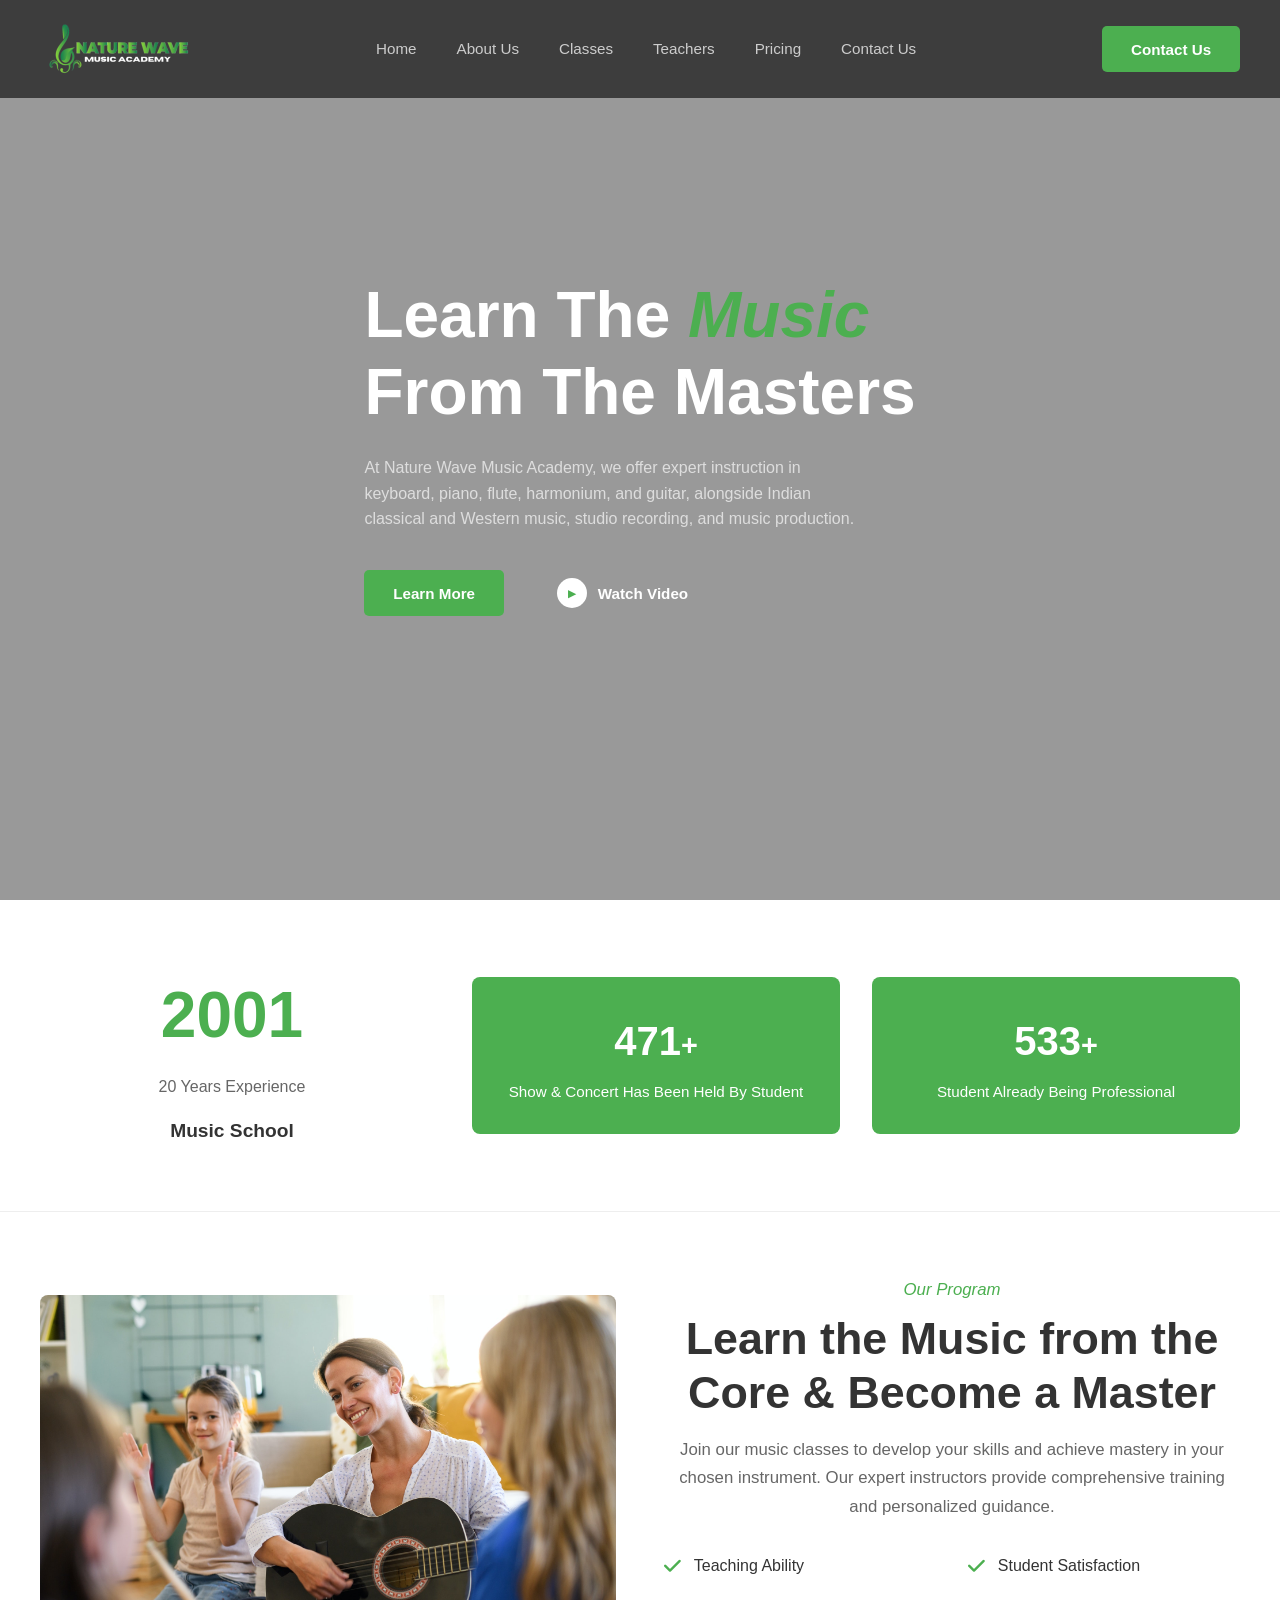
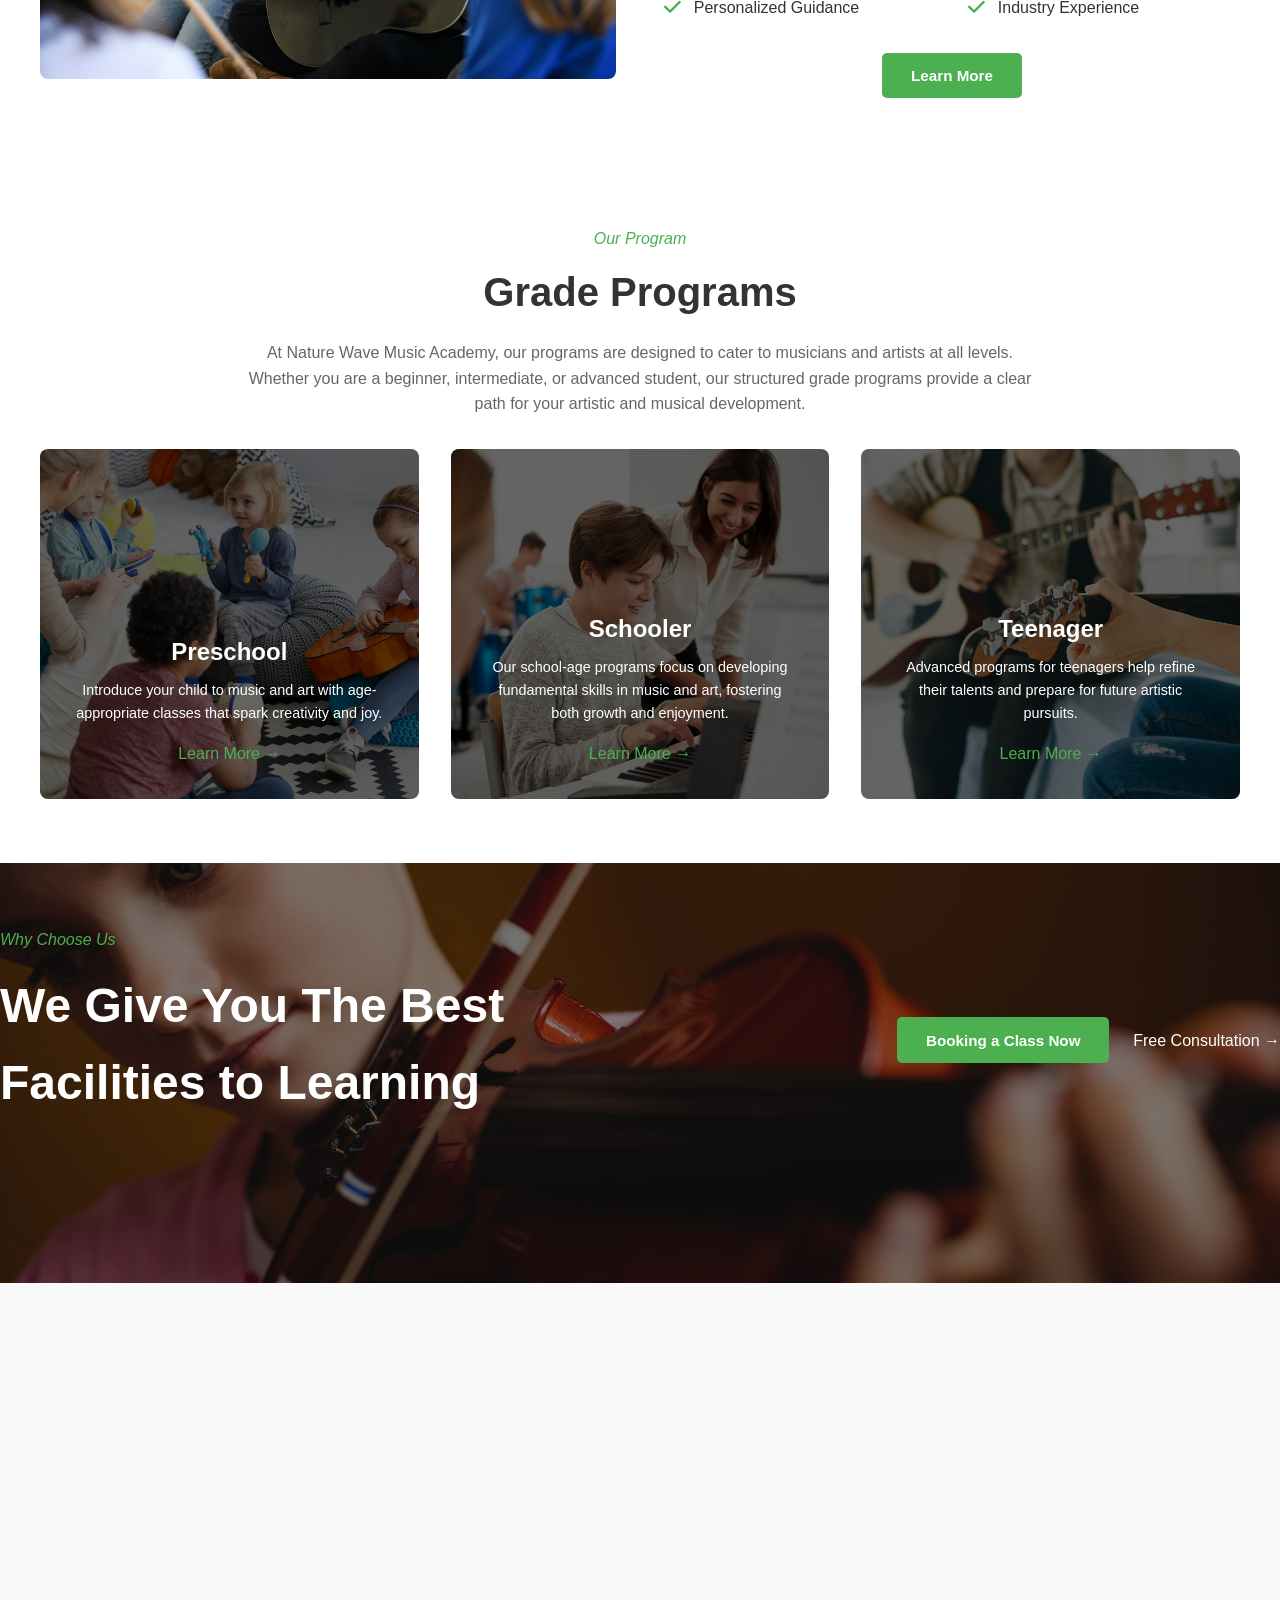
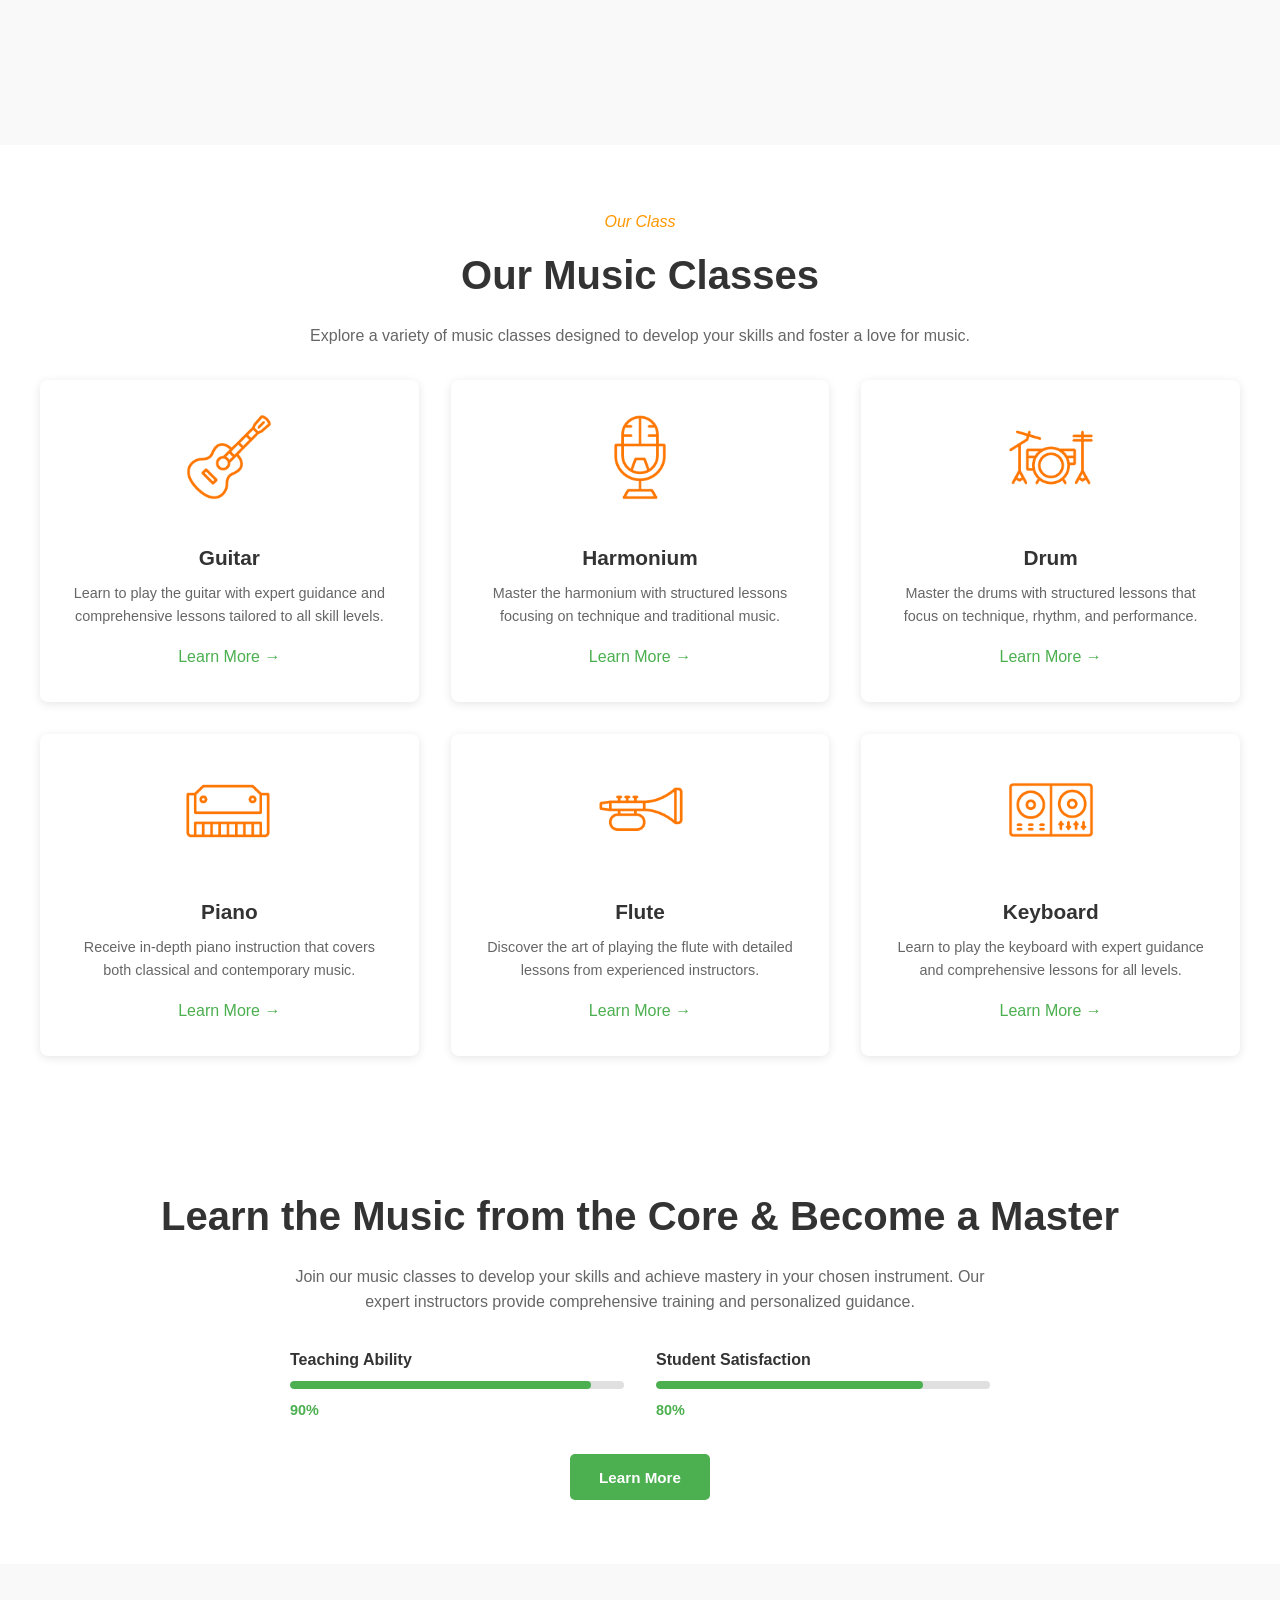
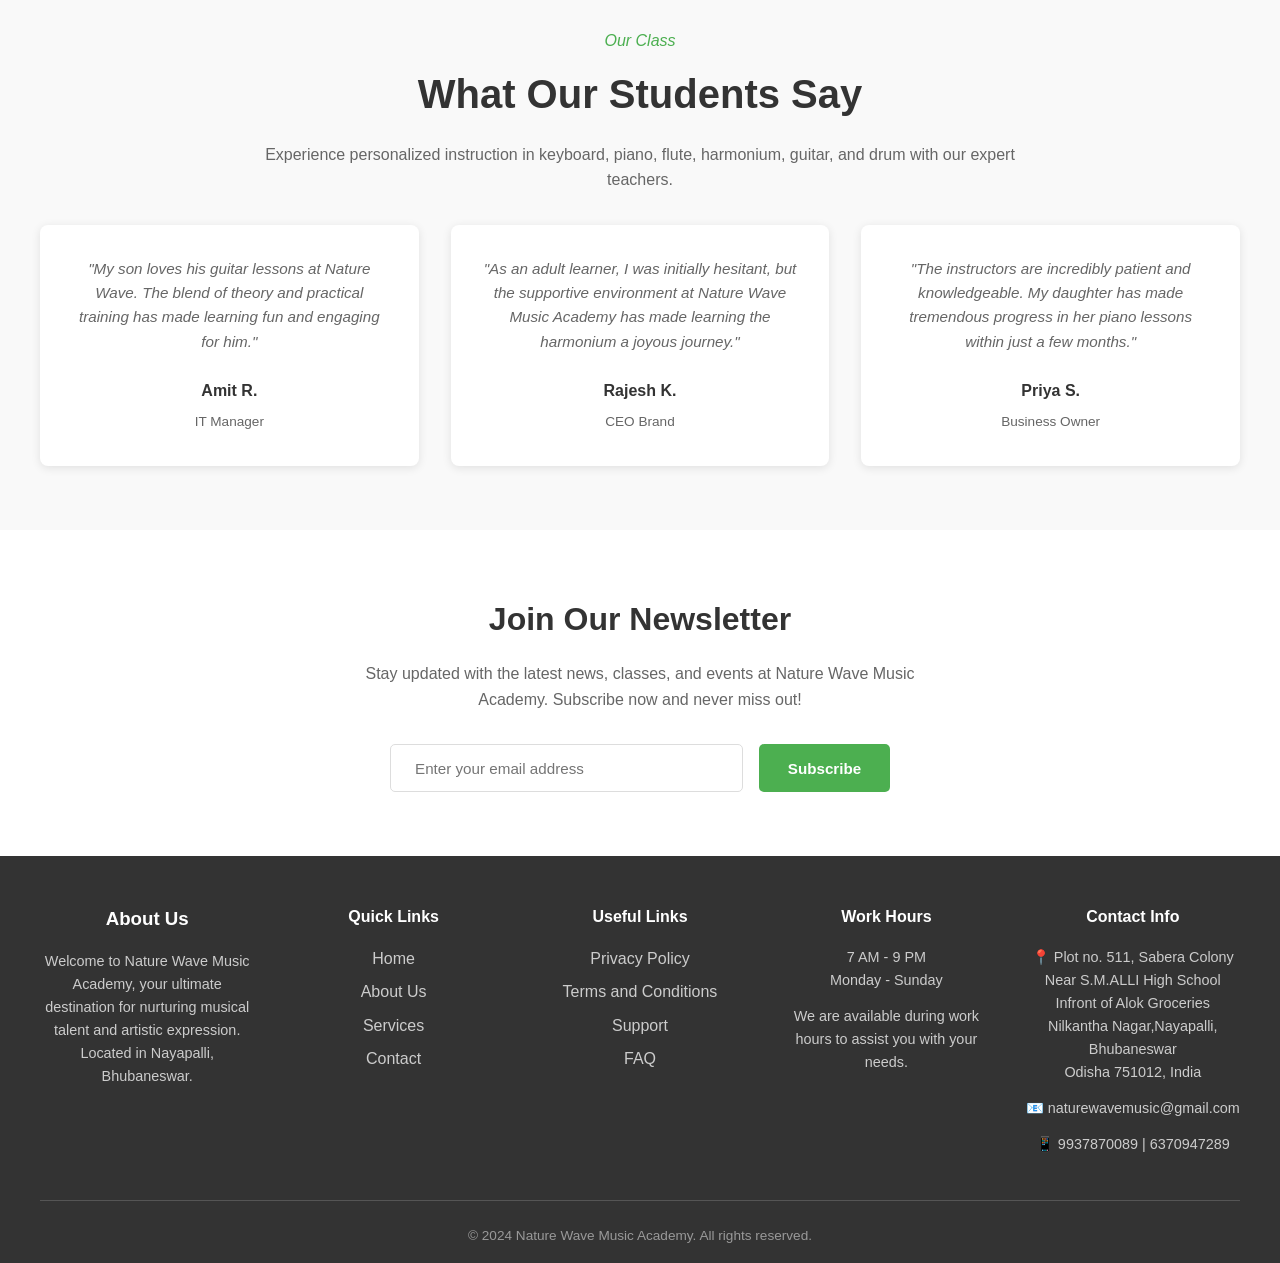
<file: index.html>
<!DOCTYPE html>
<html lang="en">
<head>
    <meta charset="UTF-8">
    <meta name="viewport" content="width=device-width, initial-scale=1.0">
    <title>Nature Wave Music Academy</title>
    <link rel="stylesheet" href="https://cdnjs.cloudflare.com/ajax/libs/font-awesome/6.4.0/css/all.min.css">
    <link rel="stylesheet" href="css/style.css">
</head>
<body>
    <!-- Navigation Bar -->
    <nav class="navbar">
        <div class="container navbar-container">
            <div class="logo">
                <img src="images/logo.png" alt="Nature Wave Music Academy">
                <!-- <span>NATURE WAVE<br>MUSIC ACADEMY</span> -->
            </div>
            <ul class="nav-menu">
                <li><a href="index.html" class="nav-link">Home</a></li>
                <li><a href="about-us.html" class="nav-link">About Us</a></li>
                <li><a href="classes.html" class="nav-link">Classes</a></li>
                <li><a href="teachers.html" class="nav-link">Teachers</a></li>
                <li><a href="pricing.html" class="nav-link">Pricing</a></li>
                <li><a href="contact-us.html" class="nav-link">Contact Us</a></li>
            </ul>
            <button class="btn btn-contact">Contact Us</button>
        </div>
    </nav>

    <main>
        <!-- Hero Section -->
        <section id="home" class="hero">
            <div class="hero-bg slideshow-container">
                <div class="slideshow-slide fade" style="display: block;">
                    <img src="images/school-boy-playing-synthesizer-at-home.jpg" alt="Student learning music">
                </div>
                <div class="slideshow-slide fade">
                    <img src="images/group-of-homeschooling-children-with-teacher-having-music-lesson-indoors-coronavirus-concept-.jpg" alt="Students with teacher">
                </div>
                <div class="slideshow-slide fade">
                    <img src="images/music.jpg" alt="Music education">
                </div>
            </div>
            <div class="hero-overlay"></div>
            <div class="container">
                <div class="hero-content">
                    <h2 class="hero-title">
                        Learn The <span class="hero-accent">Music</span><br>
                        From The Masters
                    </h2>
                    <p class="hero-description">At Nature Wave Music Academy, we offer expert instruction in keyboard, piano, flute, harmonium, and guitar, alongside Indian classical and Western music, studio recording, and music production.</p>
                    <div class="hero-buttons">
                        <button class="btn btn-primary">Learn More</button>
                        <button class="btn btn-video">
                            <span class="play-icon">▶</span> Watch Video
                        </button>
                    </div>
                </div>
            </div>
        </section>

        <!-- Year & Experience Section -->
        <section class="experience-section">
            <div class="container">
                <div class="experience-content">
                    <div class="year-block">
                        <h3 class="year-number">2001</h3>
                        <p class="year-text">20 Years Experience</p>
                        <h4>Music School</h4>
                    </div>
                    <div class="stats-block">
                        <div class="stat-item">
                            <h3 class="stat-number counter" data-target="952">0<span>+</span></h3>
                            <p class="stat-text">Show & Concert Has Been Held By Student</p>
                        </div>
                        <div class="stat-item">
                            <h3 class="stat-number counter" data-target="1120">0<span>+</span></h3>
                            <p class="stat-text">Student Already Being Professional</p>
                        </div>
                    </div>
                </div>
            </div>
        </section>

        <!-- About Us Section -->
        <section class="join-class" id="about">
            <div class="container join-container">
                <div class="join-image-col">
                    <img src="images/group-of-homeschooling-children-with-teacher-having-music-lesson-indoors-coronavirus-concept-.jpg" alt="Students with teacher" class="join-image">
                </div>
                <div class="join-content-col">
                    <p class="subtitle">Our Program</p>
                    <h2>Learn the Music from the Core & Become a Master</h2>
                    <p>Join our music classes to develop your skills and achieve mastery in your chosen instrument. Our expert instructors provide comprehensive training and personalized guidance.</p>
                    <div class="join-features">
                        <div class="join-feature-col">
                            <div class="join-feature-item">
                                <i class="fas fa-check"></i>
                                <span>Teaching Ability</span>
                            </div>
                            <div class="join-feature-item">
                                <i class="fas fa-check"></i>
                                <span>Personalized Guidance</span>
                            </div>
                        </div>
                        <div class="join-feature-col">
                            <div class="join-feature-item">
                                <i class="fas fa-check"></i>
                                <span>Student Satisfaction</span>
                            </div>
                            <div class="join-feature-item">
                                <i class="fas fa-check"></i>
                                <span>Industry Experience</span>
                            </div>
                        </div>
                    </div>
                    <button class="btn btn-primary">Learn More</button>
                </div>
            </div>
        </section>

        <!-- Grade Programs Section -->
        <section id="programs" class="programs">
            <div class="container">
                <p class="subtitle">Our Program</p>
                <h2>Grade Programs</h2>
                <p class="description">At Nature Wave Music Academy, our programs are designed to cater to musicians and artists at all levels. Whether you are a beginner, intermediate, or advanced student, our structured grade programs provide a clear path for your artistic and musical development.</p>
                
                <div class="programs-grid">
                    <div class="program-card">
                        <img src="images/playing-the-music.jpg" alt="Preschool">
                        <div class="card-overlay">
                            <h3>Preschool</h3>
                            <p>Introduce your child to music and art with age-appropriate classes that spark creativity and joy.</p>
                            <a href="#" class="learn-more">Learn More →</a>
                        </div>
                    </div>
                    <div class="program-card">
                        <img src="images/male-pupil-with-teacher-playing-piano-in-music-lesson-1.jpg" alt="Schooler">
                        <div class="card-overlay">
                            <h3>Schooler</h3>
                            <p>Our school-age programs focus on developing fundamental skills in music and art, fostering both growth and enjoyment.</p>
                            <a href="#" class="learn-more">Learn More →</a>
                        </div>
                    </div>
                    <div class="program-card">
                        <img src="images/learning-guitar-game.jpg" alt="Teenager">
                        <div class="card-overlay">
                            <h3>Teenager</h3>
                            <p>Advanced programs for teenagers help refine their talents and prepare for future artistic pursuits.</p>
                            <a href="#" class="learn-more">Learn More →</a>
                        </div>
                    </div>
                </div>
            </div>
        </section>

        <!-- Facilities Section -->
        <section class="facilities">
            <img src="images/girl-playing-the-violin.jpg" alt="Girl playing violin" class="facility-image">
            <div class="facility-overlay">
                <div class="container facility-container">
                    <div class="facility-content-left">
                        <p class="subtitle">Why Choose Us</p>
                        <h2>We Give You The Best Facilities to Learning</h2>
                    </div>
                    <div class="facility-content-right">
                        <button class="btn btn-primary">Booking a Class Now</button>
                        <a href="#" class="link-arrow">Free Consultation →</a>
                    </div>
                </div>
            </div>
        </section>

        <!-- Features Section -->
        <section class="features-section">
            <div class="container">
                <div class="features-grid">
                    <div class="feature-box">
                        <div class="icon"><i class="fas fa-microphone"></i></div>
                        <h3>Free Equipment</h3>
                        <p>Experience top-notch facilities and resources, including free consultations and essential equipment to support your learning.</p>
                    </div>
                    <div class="feature-box">
                        <div class="icon"><i class="fas fa-laptop"></i></div>
                        <h3>High Tech</h3>
                        <p>Utilize our fully-equipped music studio for quality recording and production, designed to meet your artistic needs.</p>
                    </div>
                    <div class="feature-box">
                        <div class="icon"><i class="fas fa-building"></i></div>
                        <h3>Music Studio</h3>
                        <p>Take advantage of our professionally equipped music studio designed for high-quality recording and production.</p>
                    </div>
                    <div class="feature-box">
                        <div class="icon"><i class="fas fa-person-chalkboard"></i></div>
                        <h3>Expert Teacher</h3>
                        <p>Learn from skilled instructors who provide personalized guidance to help you reach your artistic goals efficiently.</p>
                    </div>
                </div>
            </div>
        </section>

        <!-- Classes Section -->
        <section id="classes" class="classes">
            <div class="container">
                <p class="subtitle">Our Class</p>
                <h2>Our Music Classes</h2>
                <p class="description">Explore a variety of music classes designed to develop your skills and foster a love for music.</p>
                
                <div class="classes-grid">
                    <div class="class-card">
                        <div class="class-icon"><img src="images/guitar1.png" alt="guitar" class="music-icon"></div>
                        <h3>Guitar</h3>
                        <p>Learn to play the guitar with expert guidance and comprehensive lessons tailored to all skill levels.</p>
                        <a href="#" class="learn-more">Learn More →</a>
                    </div>
                    <div class="class-card">
                        <div class="class-icon"><img src="images/vocal1.png" alt="vocal" class="music-icon"></div>
                        <h3>Harmonium</h3>
                        <p>Master the harmonium with structured lessons focusing on technique and traditional music.</p>
                        <a href="#" class="learn-more">Learn More →</a>
                    </div>
                    <div class="class-card">
                        <div class="class-icon"><img src="images/drum1.png" alt="drum" class="music-icon"></div>
                        <h3>Drum</h3>
                        <p>Master the drums with structured lessons that focus on technique, rhythm, and performance.</p>
                        <a href="#" class="learn-more">Learn More →</a>
                    </div>
                    <div class="class-card">
                        <div class="class-icon"><img src="images/piano1.png" alt="piano" class="music-icon"></div>
                        <h3>Piano</h3>
                        <p>Receive in-depth piano instruction that covers both classical and contemporary music.</p>
                        <a href="#" class="learn-more">Learn More →</a>
                    </div>
                    <div class="class-card">
                        <div class="class-icon"><img src="images/saxo1.png" alt="flute" class="music-icon"></div>
                        <h3>Flute</h3>
                        <p>Discover the art of playing the flute with detailed lessons from experienced instructors.</p>
                        <a href="#" class="learn-more">Learn More →</a>
                    </div>
                    <div class="class-card">
                        <div class="class-icon"><img src="images/dj1.png" alt="keyboard" class="music-icon"></div>
                        <h3>Keyboard</h3>
                        <p>Learn to play the keyboard with expert guidance and comprehensive lessons for all levels.</p>
                        <a href="#" class="learn-more">Learn More →</a>
                    </div>
                </div>
            </div>
        </section>

        <!-- Join Class Section -->
        <section class="join-class">
            <div class="container">
                <div class="join-content">
                    <h2>Learn the Music from the Core & Become a Master</h2>
                    <p>Join our music classes to develop your skills and achieve mastery in your chosen instrument. Our expert instructors provide comprehensive training and personalized guidance.</p>
                    <div class="skills-bar">
                        <div class="skill-item">
                            <h4>Teaching Ability</h4>
                            <div class="progress-bar">
                                <div class="progress" style="width: 90%"></div>
                            </div>
                            <span>90%</span>
                        </div>
                        <div class="skill-item">
                            <h4>Student Satisfaction</h4>
                            <div class="progress-bar">
                                <div class="progress" style="width: 80%"></div>
                            </div>
                            <span>80%</span>
                        </div>
                    </div>
                    <button class="btn btn-primary">Learn More</button>
                </div>
            </div>
        </section>

        <!-- Testimonials Section -->
        <section class="testimonials">
            <div class="container">
                <p class="subtitle">Our Class</p>
                <h2>What Our Students Say</h2>
                <p class="description">Experience personalized instruction in keyboard, piano, flute, harmonium, guitar, and drum with our expert teachers.</p>
                
                <div class="testimonials-grid">
                    <div class="testimonial-card">
                        <p class="testimonial-text">"My son loves his guitar lessons at Nature Wave. The blend of theory and practical training has made learning fun and engaging for him."</p>
                        <div class="testimonial-author">
                            <h4>Amit R.</h4>
                            <span>IT Manager</span>
                        </div>
                    </div>
                    <div class="testimonial-card">
                        <p class="testimonial-text">"As an adult learner, I was initially hesitant, but the supportive environment at Nature Wave Music Academy has made learning the harmonium a joyous journey."</p>
                        <div class="testimonial-author">
                            <h4>Rajesh K.</h4>
                            <span>CEO Brand</span>
                        </div>
                    </div>
                    <div class="testimonial-card">
                        <p class="testimonial-text">"The instructors are incredibly patient and knowledgeable. My daughter has made tremendous progress in her piano lessons within just a few months."</p>
                        <div class="testimonial-author">
                            <h4>Priya S.</h4>
                            <span>Business Owner</span>
                        </div>
                    </div>
                </div>
            </div>
        </section>

        <!-- Newsletter Section -->
        <section class="newsletter">
            <div class="container">
                <h2>Join Our Newsletter</h2>
                <p>Stay updated with the latest news, classes, and events at Nature Wave Music Academy. Subscribe now and never miss out!</p>
                <form class="newsletter-form">
                    <input type="email" placeholder="Enter your email address" required>
                    <button type="submit" class="btn btn-primary">Subscribe</button>
                </form>
            </div>
        </section>
    </main>

    <!-- Footer -->
    <footer class="footer">
        <div class="container">
            <div class="footer-content">
                <div class="footer-section">
                    <h3>About Us</h3>
                    <p>Welcome to Nature Wave Music Academy, your ultimate destination for nurturing musical talent and artistic expression. Located in Nayapalli, Bhubaneswar.</p>
                </div>
                <div class="footer-section">
                    <h4>Quick Links</h4>
                    <ul>
                        <li><a href="#home">Home</a></li>
                        <li><a href="#about">About Us</a></li>
                        <li><a href="#services">Services</a></li>
                        <li><a href="#contact">Contact</a></li>
                    </ul>
                </div>
                <div class="footer-section">
                    <h4>Useful Links</h4>
                    <ul>
                        <li><a href="#">Privacy Policy</a></li>
                        <li><a href="#">Terms and Conditions</a></li>
                        <li><a href="#">Support</a></li>
                        <li><a href="#">FAQ</a></li>
                    </ul>
                </div>
                <div class="footer-section">
                    <h4>Work Hours</h4>
                    <p>7 AM - 9 PM<br>Monday - Sunday</p>
                    <p>We are available during work hours to assist you with your needs.</p>
                </div>
                <div class="footer-section">
                    <h4>Contact Info</h4>
                    <p>📍 Plot no. 511, Sabera Colony <br>Near S.M.ALLI High School<br>Infront of Alok Groceries<br>Nilkantha Nagar,Nayapalli, Bhubaneswar<br>Odisha 751012, India</p>
                    <p>📧 naturewavemusic@gmail.com</p>
                    <p>📱 9937870089 | 6370947289</p>
                </div>
            </div>
            <div class="footer-bottom">
                <p>&copy; 2024 Nature Wave Music Academy. All rights reserved.</p>
            </div>
        </div>
    </footer>

    <script src="js/script.js"></script>
</body>
</html>
</file>
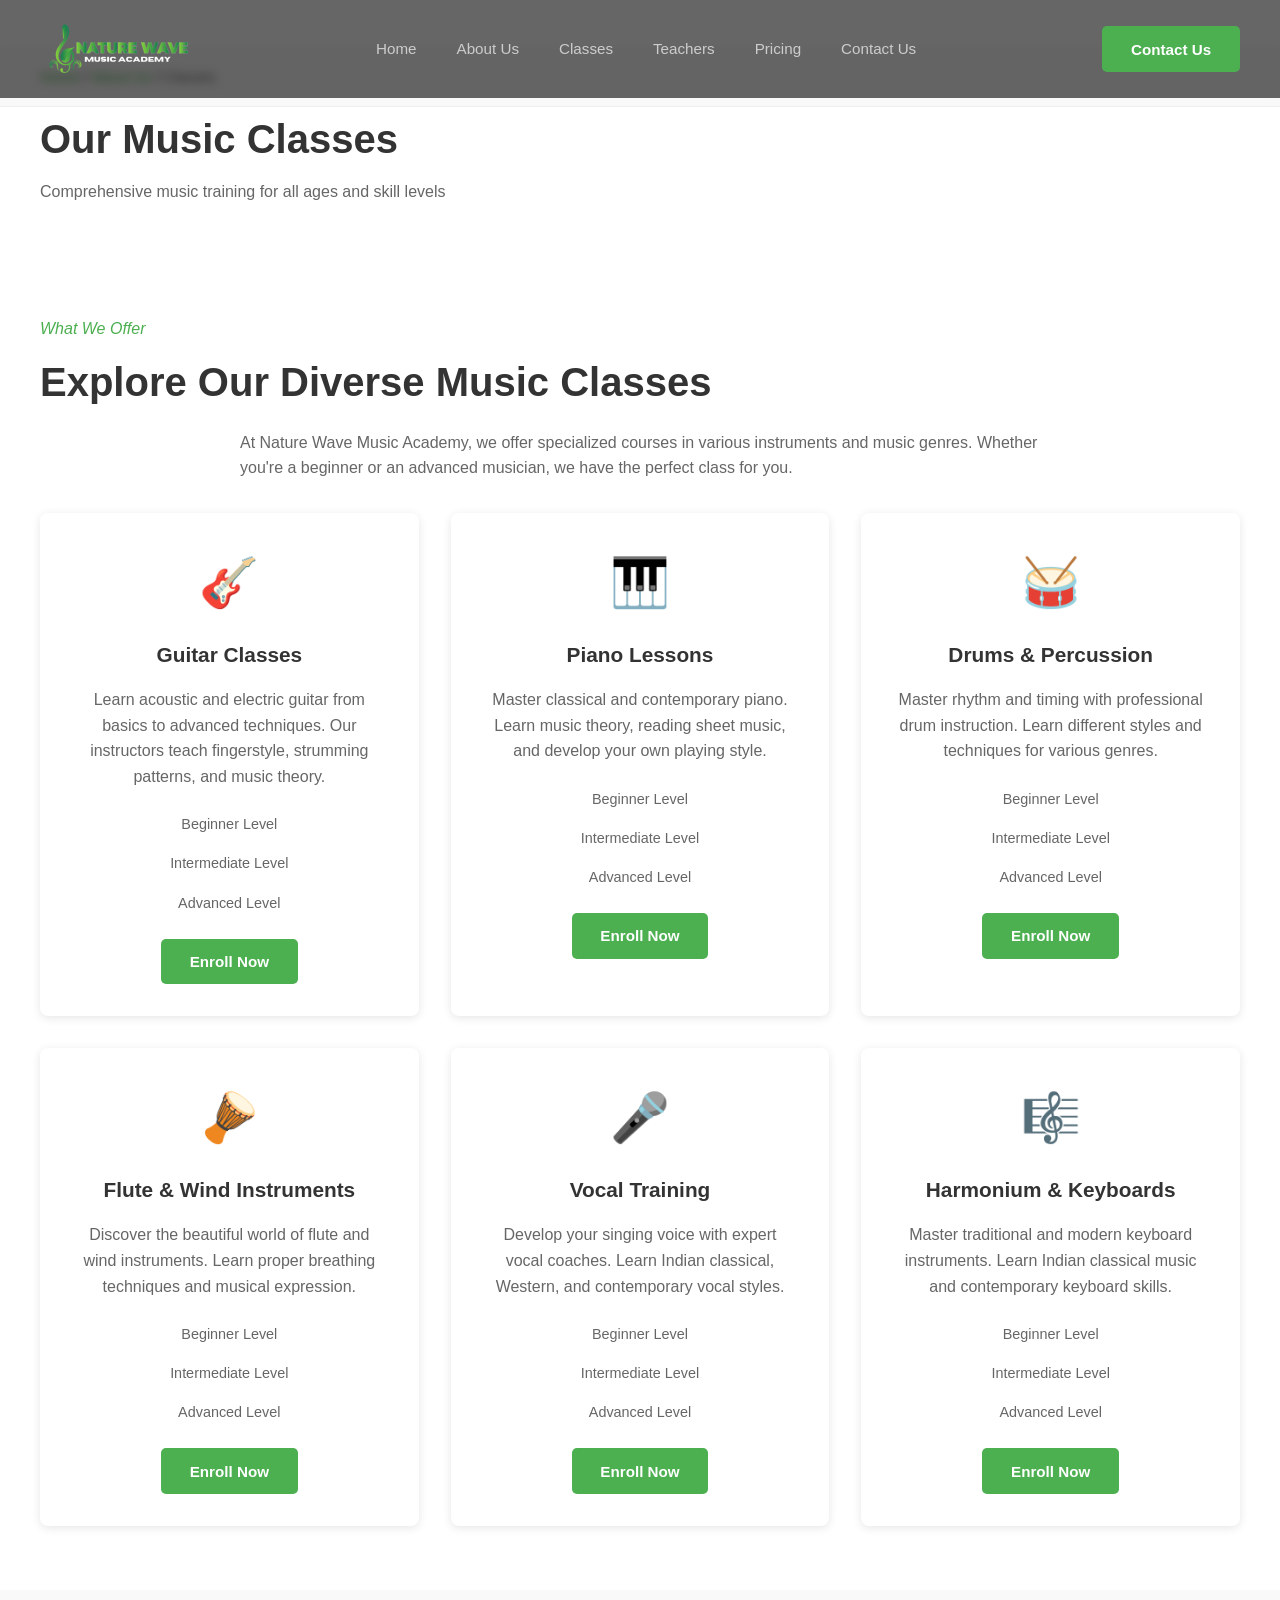
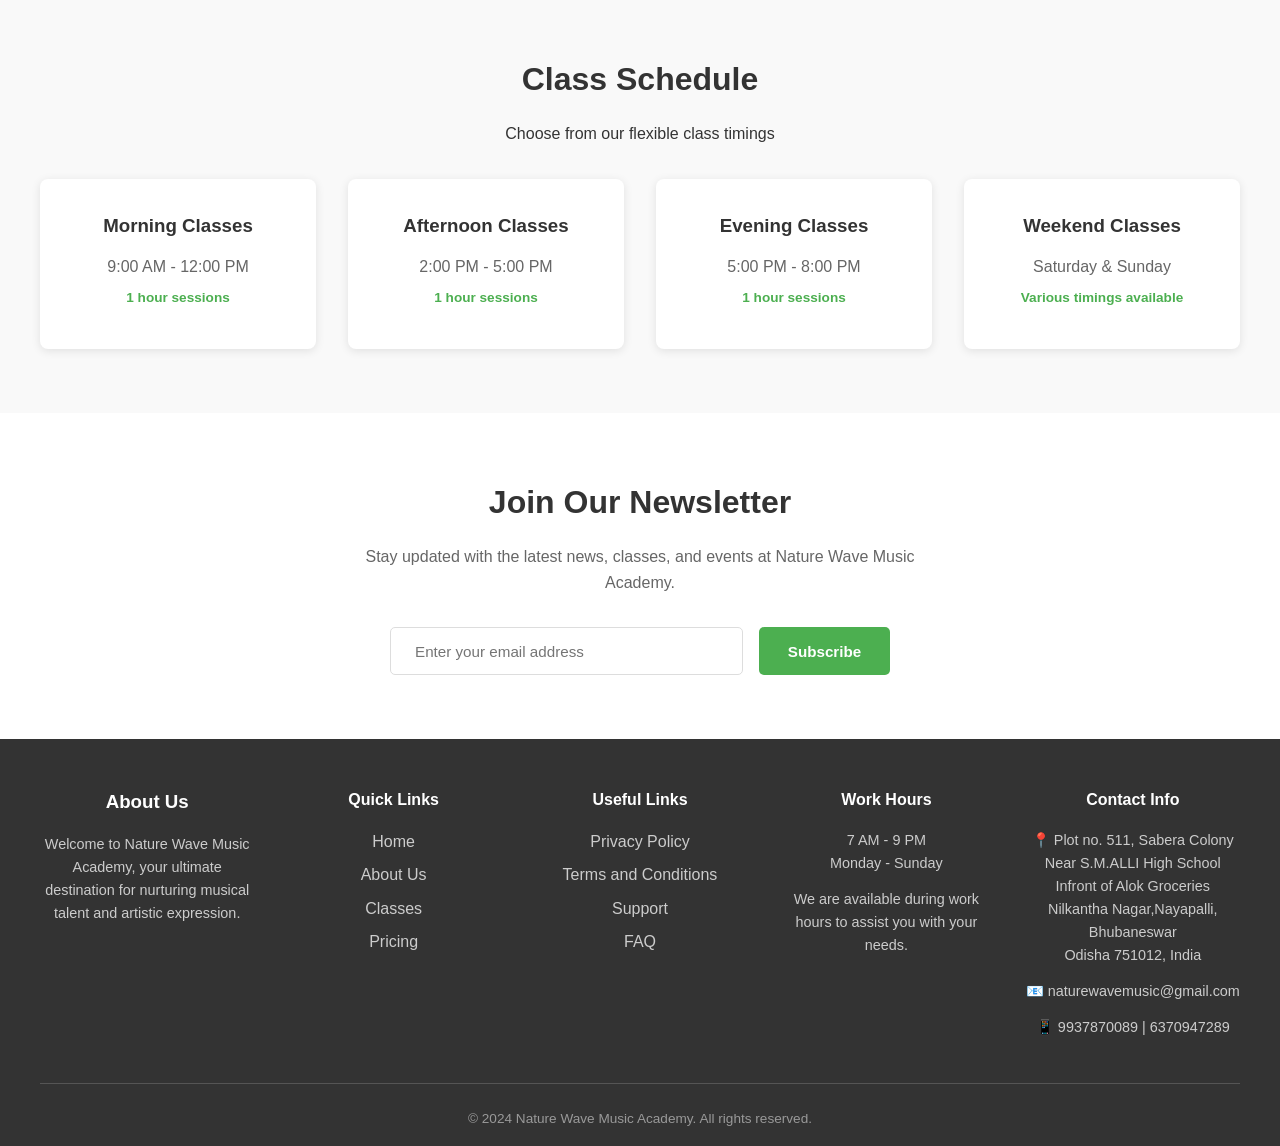
<file: classes.html>
<!DOCTYPE html>
<html lang="en">
<head>
    <meta charset="UTF-8">
    <meta name="viewport" content="width=device-width, initial-scale=1.0">
    <title>Our Classes - Nature Wave Music Academy</title>
    <link rel="stylesheet" href="css/style.css">
</head>
<body>
    <!-- Navigation Bar -->
    <nav class="navbar">
        <div class="container navbar-container">
            <div class="logo">
                <img src="images/logo.png" alt="Nature Wave Music Academy">
            </div>
            <ul class="nav-menu">
                <li><a href="index.html" class="nav-link">Home</a></li>
                <li><a href="about-us.html" class="nav-link">About Us</a></li>
                <li><a href="classes.html" class="nav-link">Classes</a></li>
                <li><a href="teachers.html" class="nav-link">Teachers</a></li>
                <li><a href="pricing.html" class="nav-link">Pricing</a></li>
                <li><a href="contact-us.html" class="nav-link">Contact Us</a></li>
            </ul>
            <button class="btn btn-contact">Contact Us</button>
        </div>
    </nav>

    <main>
        <!-- Classes Hero Section -->
        <section class="classes-hero">
            <div class="breadcrumb">
                <div class="container">
                    <a href="index.html">Home</a> / <a href="about-us.html">About Us</a> / <span>Classes</span>
                </div>
            </div>
            <div class="container">
                <h1>Our Music Classes</h1>
                <p>Comprehensive music training for all ages and skill levels</p>
            </div>
        </section>

        <!-- Classes Content Section -->
        <section class="classes-content">
            <div class="container">
                <p class="subtitle">What We Offer</p>
                <h2>Explore Our Diverse Music Classes</h2>
                <p class="description">At Nature Wave Music Academy, we offer specialized courses in various instruments and music genres. Whether you're a beginner or an advanced musician, we have the perfect class for you.</p>

                <div class="classes-grid">
                    <div class="class-detail-card">
                        <div class="class-icon">🎸</div>
                        <h3>Guitar Classes</h3>
                        <p>Learn acoustic and electric guitar from basics to advanced techniques. Our instructors teach fingerstyle, strumming patterns, and music theory.</p>
                        <ul>
                            <li>Beginner Level</li>
                            <li>Intermediate Level</li>
                            <li>Advanced Level</li>
                        </ul>
                        <button class="btn btn-primary">Enroll Now</button>
                    </div>

                    <div class="class-detail-card">
                        <div class="class-icon">🎹</div>
                        <h3>Piano Lessons</h3>
                        <p>Master classical and contemporary piano. Learn music theory, reading sheet music, and develop your own playing style.</p>
                        <ul>
                            <li>Beginner Level</li>
                            <li>Intermediate Level</li>
                            <li>Advanced Level</li>
                        </ul>
                        <button class="btn btn-primary">Enroll Now</button>
                    </div>

                    <div class="class-detail-card">
                        <div class="class-icon">🥁</div>
                        <h3>Drums & Percussion</h3>
                        <p>Master rhythm and timing with professional drum instruction. Learn different styles and techniques for various genres.</p>
                        <ul>
                            <li>Beginner Level</li>
                            <li>Intermediate Level</li>
                            <li>Advanced Level</li>
                        </ul>
                        <button class="btn btn-primary">Enroll Now</button>
                    </div>

                    <div class="class-detail-card">
                        <div class="class-icon">🪘</div>
                        <h3>Flute & Wind Instruments</h3>
                        <p>Discover the beautiful world of flute and wind instruments. Learn proper breathing techniques and musical expression.</p>
                        <ul>
                            <li>Beginner Level</li>
                            <li>Intermediate Level</li>
                            <li>Advanced Level</li>
                        </ul>
                        <button class="btn btn-primary">Enroll Now</button>
                    </div>

                    <div class="class-detail-card">
                        <div class="class-icon">🎤</div>
                        <h3>Vocal Training</h3>
                        <p>Develop your singing voice with expert vocal coaches. Learn Indian classical, Western, and contemporary vocal styles.</p>
                        <ul>
                            <li>Beginner Level</li>
                            <li>Intermediate Level</li>
                            <li>Advanced Level</li>
                        </ul>
                        <button class="btn btn-primary">Enroll Now</button>
                    </div>

                    <div class="class-detail-card">
                        <div class="class-icon">🎼</div>
                        <h3>Harmonium & Keyboards</h3>
                        <p>Master traditional and modern keyboard instruments. Learn Indian classical music and contemporary keyboard skills.</p>
                        <ul>
                            <li>Beginner Level</li>
                            <li>Intermediate Level</li>
                            <li>Advanced Level</li>
                        </ul>
                        <button class="btn btn-primary">Enroll Now</button>
                    </div>
                </div>
            </div>
        </section>

        <!-- Class Schedule Section -->
        <section class="class-schedule">
            <div class="container">
                <h2>Class Schedule</h2>
                <p class="description">Choose from our flexible class timings</p>
                
                <div class="schedule-grid">
                    <div class="schedule-box">
                        <h3>Morning Classes</h3>
                        <p>9:00 AM - 12:00 PM</p>
                        <p class="duration">1 hour sessions</p>
                    </div>
                    <div class="schedule-box">
                        <h3>Afternoon Classes</h3>
                        <p>2:00 PM - 5:00 PM</p>
                        <p class="duration">1 hour sessions</p>
                    </div>
                    <div class="schedule-box">
                        <h3>Evening Classes</h3>
                        <p>5:00 PM - 8:00 PM</p>
                        <p class="duration">1 hour sessions</p>
                    </div>
                    <div class="schedule-box">
                        <h3>Weekend Classes</h3>
                        <p>Saturday & Sunday</p>
                        <p class="duration">Various timings available</p>
                    </div>
                </div>
            </div>
        </section>

        <!-- Newsletter Section -->
        <section class="newsletter">
            <div class="container">
                <h2>Join Our Newsletter</h2>
                <p>Stay updated with the latest news, classes, and events at Nature Wave Music Academy.</p>
                <form class="newsletter-form">
                    <input type="email" placeholder="Enter your email address" required>
                    <button type="submit" class="btn btn-primary">Subscribe</button>
                </form>
            </div>
        </section>
    </main>

    <!-- Footer -->
    <footer class="footer">
        <div class="container">
            <div class="footer-content">
                <div class="footer-section">
                    <h3>About Us</h3>
                    <p>Welcome to Nature Wave Music Academy, your ultimate destination for nurturing musical talent and artistic expression.</p>
                </div>
                <div class="footer-section">
                    <h4>Quick Links</h4>
                    <ul>
                        <li><a href="index.html">Home</a></li>
                        <li><a href="about-us.html">About Us</a></li>
                        <li><a href="classes.html">Classes</a></li>
                        <li><a href="pricing.html">Pricing</a></li>
                    </ul>
                </div>
                <div class="footer-section">
                    <h4>Useful Links</h4>
                    <ul>
                        <li><a href="#">Privacy Policy</a></li>
                        <li><a href="#">Terms and Conditions</a></li>
                        <li><a href="#">Support</a></li>
                        <li><a href="#">FAQ</a></li>
                    </ul>
                </div>
                <div class="footer-section">
                    <h4>Work Hours</h4>
                    <p>7 AM - 9 PM<br>Monday - Sunday</p>
                    <p>We are available during work hours to assist you with your needs.</p>
                </div>
                <div class="footer-section">
                    <h4>Contact Info</h4>
                    <p>📍 Plot no. 511, Sabera Colony <br>Near S.M.ALLI High School<br>Infront of Alok Groceries<br>Nilkantha Nagar,Nayapalli, Bhubaneswar<br>Odisha 751012, India</p>
                    <p>📧 naturewavemusic@gmail.com</p>
                    <p>📱 9937870089 | 6370947289</p>
                </div>
            </div>
            <div class="footer-bottom">
                <p>&copy; 2024 Nature Wave Music Academy. All rights reserved.</p>
            </div>
        </div>
    </footer>

    <script src="js/script.js"></script>
</body>
</html>
</file>
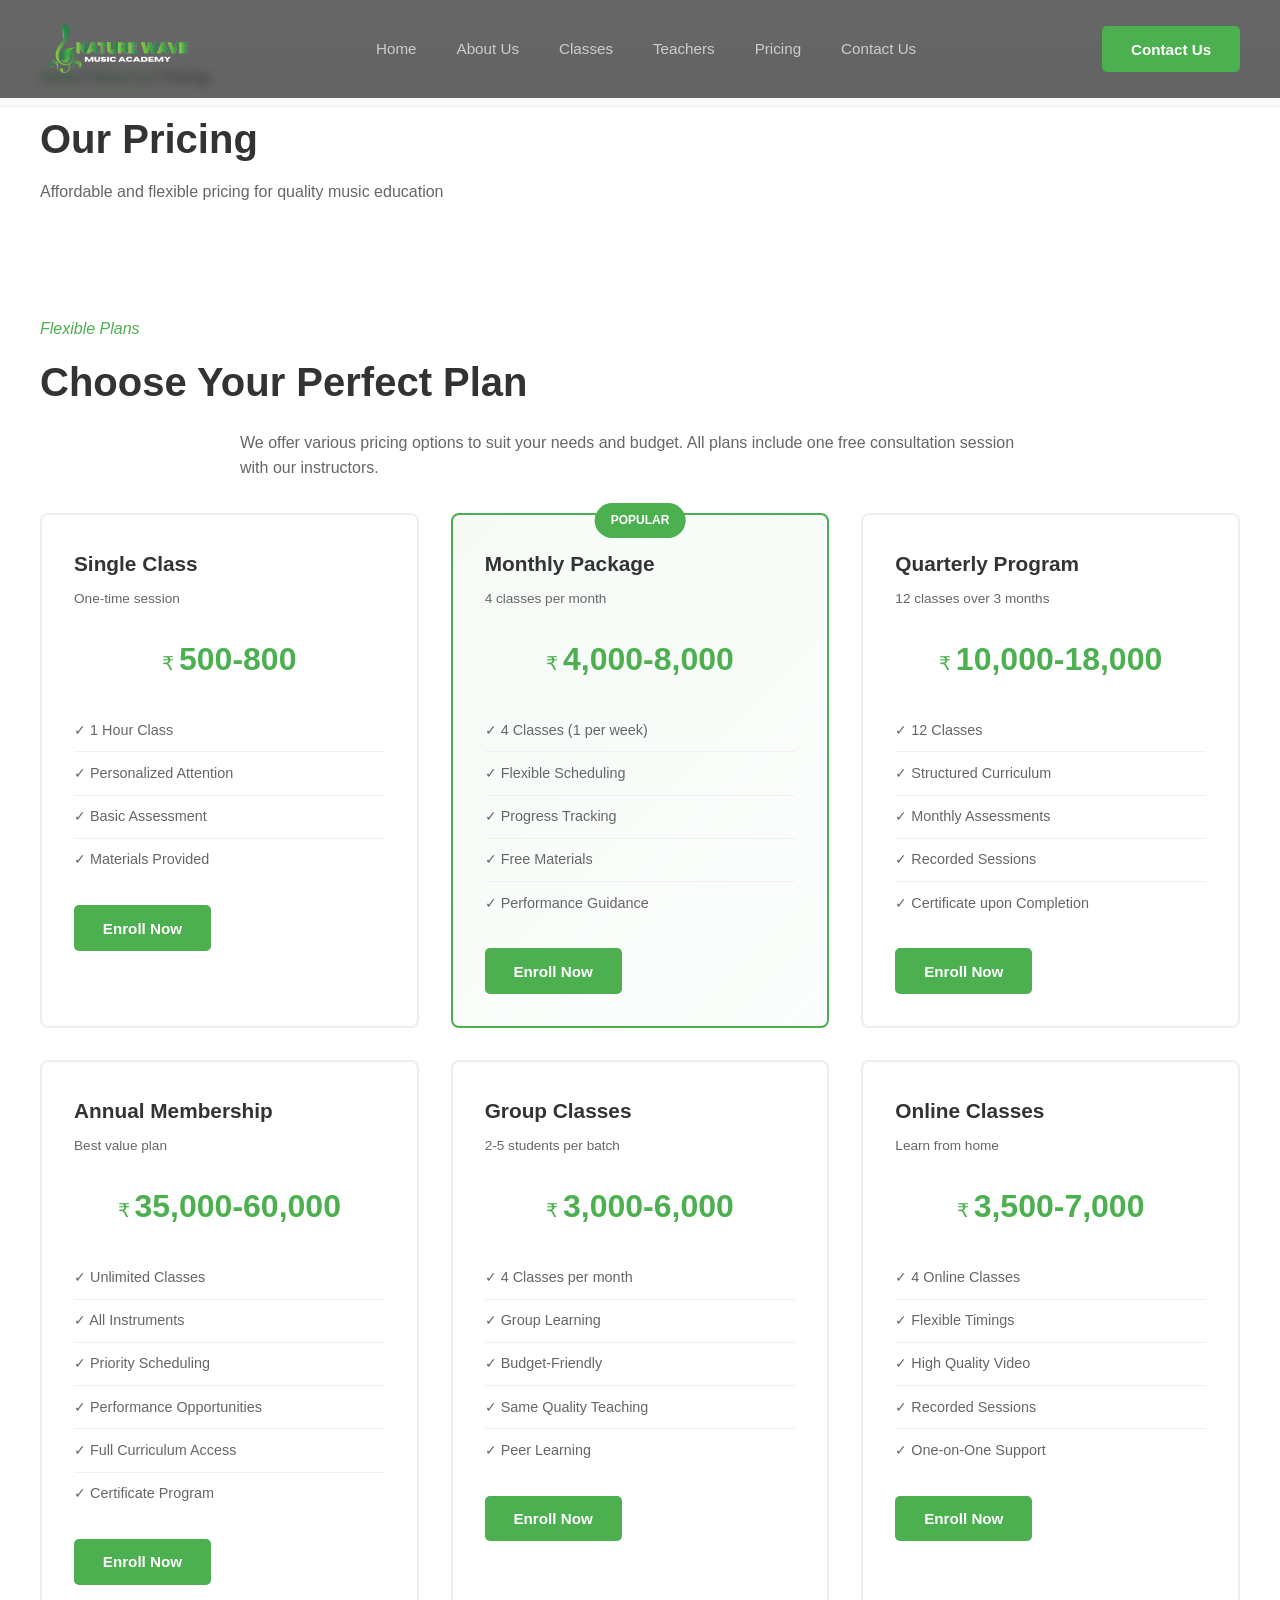
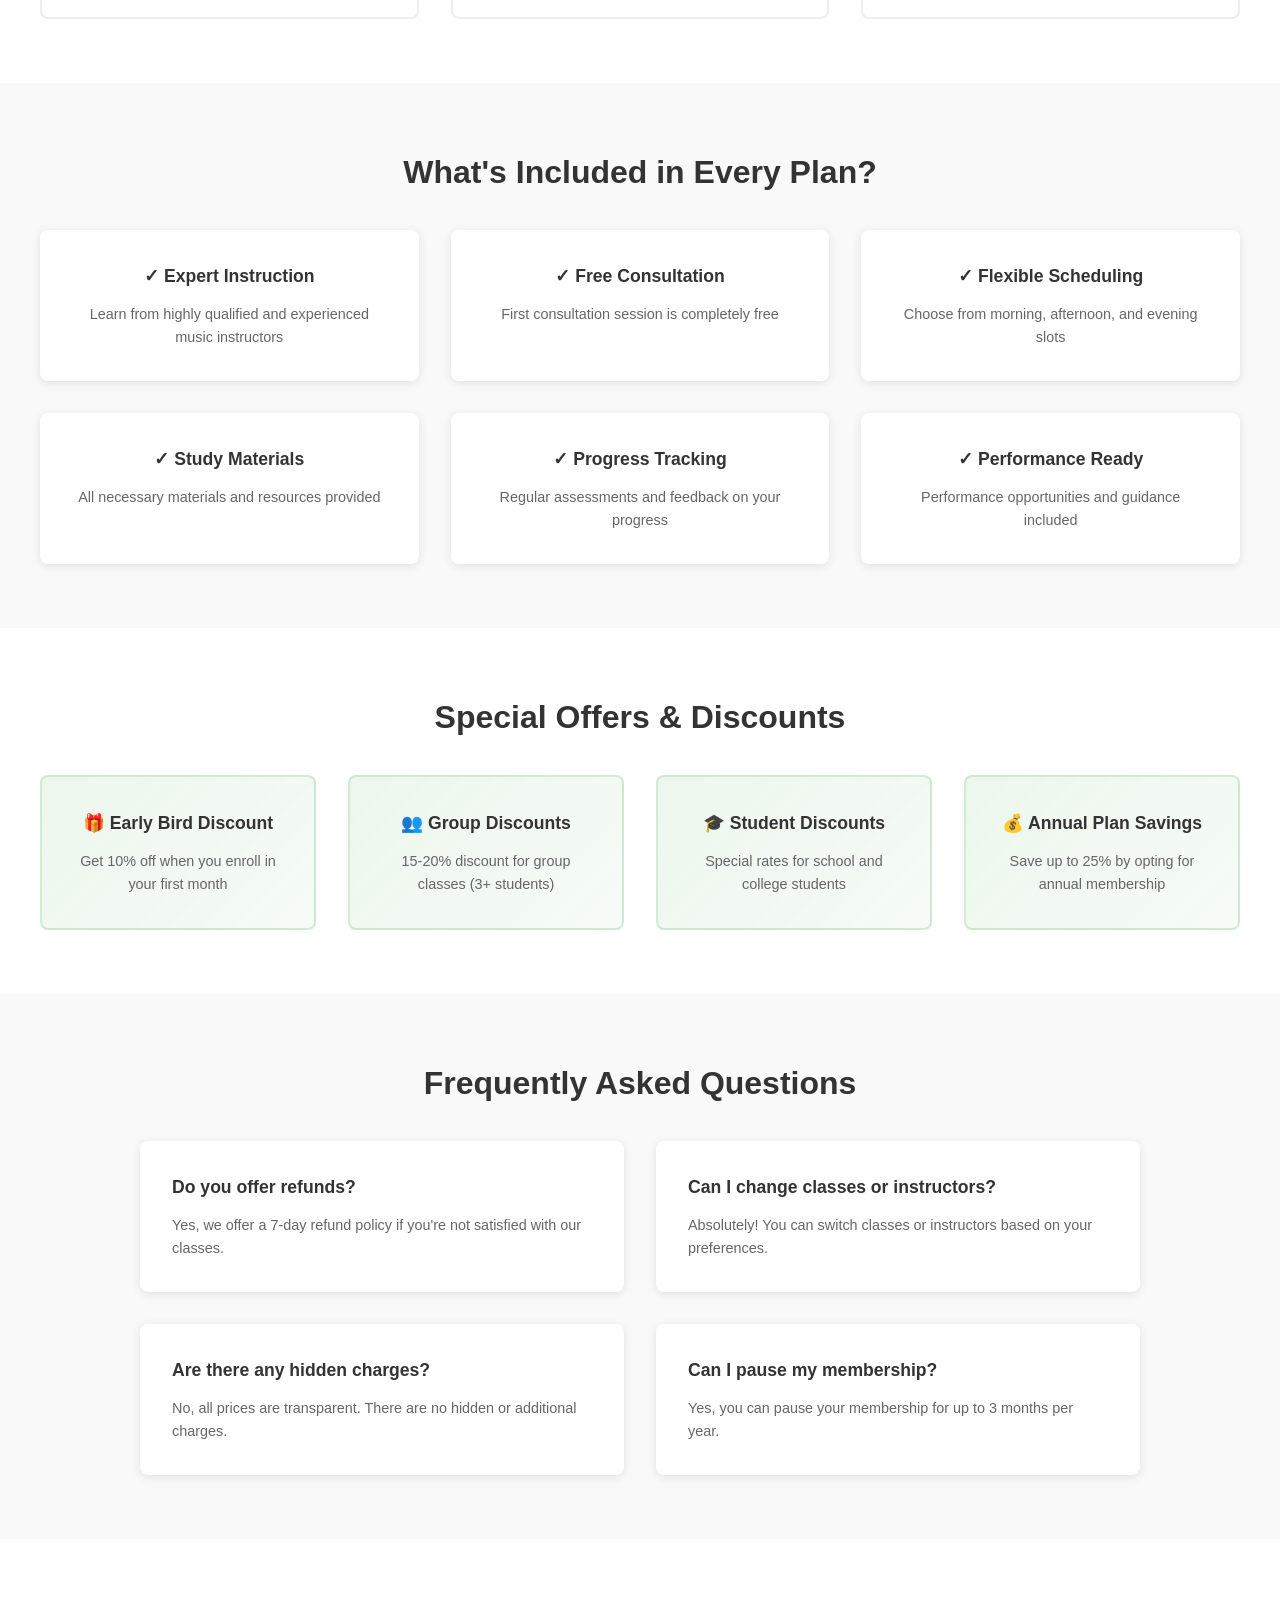
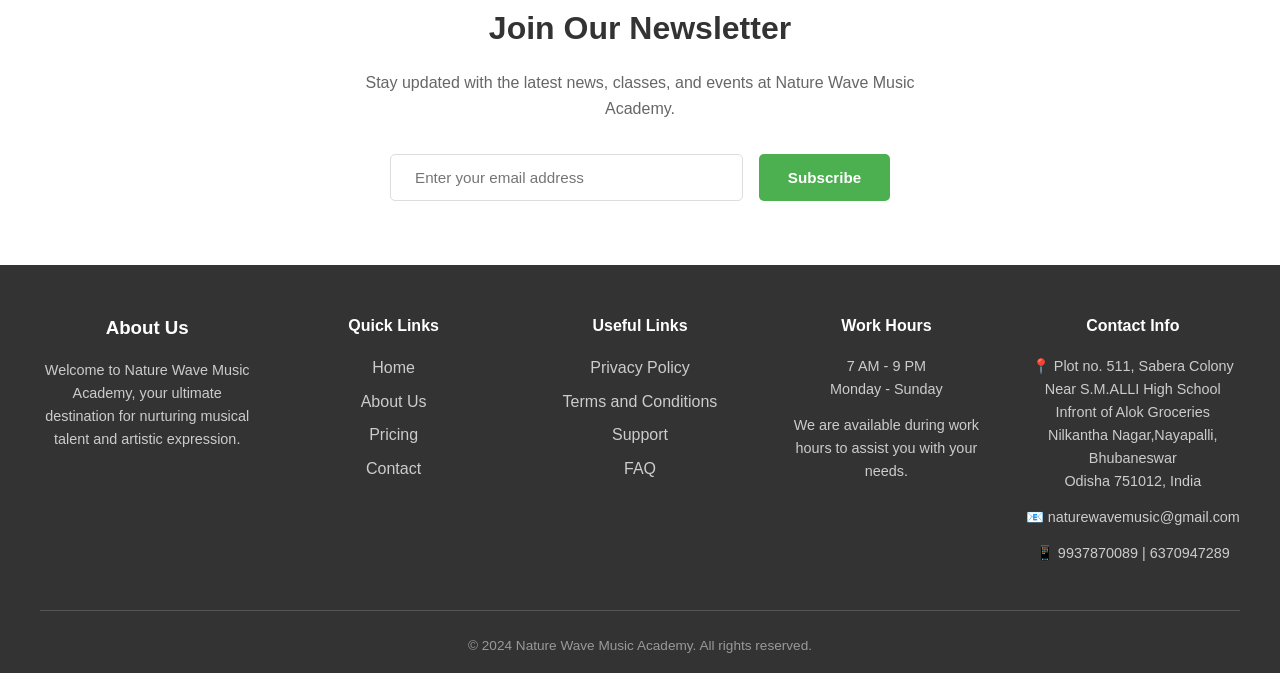
<file: pricing.html>
<!DOCTYPE html>
<html lang="en">
<head>
    <meta charset="UTF-8">
    <meta name="viewport" content="width=device-width, initial-scale=1.0">
    <title>Our Pricing - Nature Wave Music Academy</title>
    <link rel="stylesheet" href="css/style.css">
</head>
<body>
    <!-- Navigation Bar -->
    <nav class="navbar">
        <div class="container navbar-container">
            <div class="logo">
                <img src="images/logo.png" alt="Nature Wave Music Academy">
            </div>
            <ul class="nav-menu">
                <li><a href="index.html" class="nav-link">Home</a></li>
                <li><a href="about-us.html" class="nav-link">About Us</a></li>
                <li><a href="classes.html" class="nav-link">Classes</a></li>
                <li><a href="teachers.html" class="nav-link">Teachers</a></li>
                <li><a href="pricing.html" class="nav-link">Pricing</a></li>
                <li><a href="contact-us.html" class="nav-link">Contact Us</a></li>
            </ul>
            <button class="btn btn-contact">Contact Us</button>
        </div>
    </nav>

    <main>
        <!-- Pricing Hero Section -->
        <section class="pricing-hero">
            <div class="breadcrumb">
                <div class="container">
                    <a href="index.html">Home</a> / <a href="about-us.html">About Us</a> / <span>Pricing</span>
                </div>
            </div>
            <div class="container">
                <h1>Our Pricing</h1>
                <p>Affordable and flexible pricing for quality music education</p>
            </div>
        </section>

        <!-- Pricing Content Section -->
        <section class="pricing-content">
            <div class="container">
                <p class="subtitle">Flexible Plans</p>
                <h2>Choose Your Perfect Plan</h2>
                <p class="description">We offer various pricing options to suit your needs and budget. All plans include one free consultation session with our instructors.</p>

                <div class="pricing-grid">
                    <div class="pricing-card">
                        <div class="pricing-header">
                            <h3>Single Class</h3>
                            <p class="pricing-note">One-time session</p>
                        </div>
                        <div class="pricing-amount">
                            <span class="currency">₹</span>
                            <span class="price">500-800</span>
                        </div>
                        <ul class="pricing-features">
                            <li>✓ 1 Hour Class</li>
                            <li>✓ Personalized Attention</li>
                            <li>✓ Basic Assessment</li>
                            <li>✓ Materials Provided</li>
                        </ul>
                        <button class="btn btn-primary">Enroll Now</button>
                    </div>

                    <div class="pricing-card featured">
                        <div class="pricing-badge">POPULAR</div>
                        <div class="pricing-header">
                            <h3>Monthly Package</h3>
                            <p class="pricing-note">4 classes per month</p>
                        </div>
                        <div class="pricing-amount">
                            <span class="currency">₹</span>
                            <span class="price">4,000-8,000</span>
                        </div>
                        <ul class="pricing-features">
                            <li>✓ 4 Classes (1 per week)</li>
                            <li>✓ Flexible Scheduling</li>
                            <li>✓ Progress Tracking</li>
                            <li>✓ Free Materials</li>
                            <li>✓ Performance Guidance</li>
                        </ul>
                        <button class="btn btn-primary">Enroll Now</button>
                    </div>

                    <div class="pricing-card">
                        <div class="pricing-header">
                            <h3>Quarterly Program</h3>
                            <p class="pricing-note">12 classes over 3 months</p>
                        </div>
                        <div class="pricing-amount">
                            <span class="currency">₹</span>
                            <span class="price">10,000-18,000</span>
                        </div>
                        <ul class="pricing-features">
                            <li>✓ 12 Classes</li>
                            <li>✓ Structured Curriculum</li>
                            <li>✓ Monthly Assessments</li>
                            <li>✓ Recorded Sessions</li>
                            <li>✓ Certificate upon Completion</li>
                        </ul>
                        <button class="btn btn-primary">Enroll Now</button>
                    </div>

                    <div class="pricing-card">
                        <div class="pricing-header">
                            <h3>Annual Membership</h3>
                            <p class="pricing-note">Best value plan</p>
                        </div>
                        <div class="pricing-amount">
                            <span class="currency">₹</span>
                            <span class="price">35,000-60,000</span>
                        </div>
                        <ul class="pricing-features">
                            <li>✓ Unlimited Classes</li>
                            <li>✓ All Instruments</li>
                            <li>✓ Priority Scheduling</li>
                            <li>✓ Performance Opportunities</li>
                            <li>✓ Full Curriculum Access</li>
                            <li>✓ Certificate Program</li>
                        </ul>
                        <button class="btn btn-primary">Enroll Now</button>
                    </div>

                    <div class="pricing-card">
                        <div class="pricing-header">
                            <h3>Group Classes</h3>
                            <p class="pricing-note">2-5 students per batch</p>
                        </div>
                        <div class="pricing-amount">
                            <span class="currency">₹</span>
                            <span class="price">3,000-6,000</span>
                        </div>
                        <ul class="pricing-features">
                            <li>✓ 4 Classes per month</li>
                            <li>✓ Group Learning</li>
                            <li>✓ Budget-Friendly</li>
                            <li>✓ Same Quality Teaching</li>
                            <li>✓ Peer Learning</li>
                        </ul>
                        <button class="btn btn-primary">Enroll Now</button>
                    </div>

                    <div class="pricing-card">
                        <div class="pricing-header">
                            <h3>Online Classes</h3>
                            <p class="pricing-note">Learn from home</p>
                        </div>
                        <div class="pricing-amount">
                            <span class="currency">₹</span>
                            <span class="price">3,500-7,000</span>
                        </div>
                        <ul class="pricing-features">
                            <li>✓ 4 Online Classes</li>
                            <li>✓ Flexible Timings</li>
                            <li>✓ High Quality Video</li>
                            <li>✓ Recorded Sessions</li>
                            <li>✓ One-on-One Support</li>
                        </ul>
                        <button class="btn btn-primary">Enroll Now</button>
                    </div>
                </div>
            </div>
        </section>

        <!-- Pricing Details Section -->
        <section class="pricing-details">
            <div class="container">
                <h2>What's Included in Every Plan?</h2>
                <div class="details-grid">
                    <div class="detail-item">
                        <h3>✓ Expert Instruction</h3>
                        <p>Learn from highly qualified and experienced music instructors</p>
                    </div>
                    <div class="detail-item">
                        <h3>✓ Free Consultation</h3>
                        <p>First consultation session is completely free</p>
                    </div>
                    <div class="detail-item">
                        <h3>✓ Flexible Scheduling</h3>
                        <p>Choose from morning, afternoon, and evening slots</p>
                    </div>
                    <div class="detail-item">
                        <h3>✓ Study Materials</h3>
                        <p>All necessary materials and resources provided</p>
                    </div>
                    <div class="detail-item">
                        <h3>✓ Progress Tracking</h3>
                        <p>Regular assessments and feedback on your progress</p>
                    </div>
                    <div class="detail-item">
                        <h3>✓ Performance Ready</h3>
                        <p>Performance opportunities and guidance included</p>
                    </div>
                </div>
            </div>
        </section>

        <!-- Special Offers Section -->
        <section class="special-offers">
            <div class="container">
                <h2>Special Offers & Discounts</h2>
                <div class="offers-grid">
                    <div class="offer-box">
                        <h3>🎁 Early Bird Discount</h3>
                        <p>Get 10% off when you enroll in your first month</p>
                    </div>
                    <div class="offer-box">
                        <h3>👥 Group Discounts</h3>
                        <p>15-20% discount for group classes (3+ students)</p>
                    </div>
                    <div class="offer-box">
                        <h3>🎓 Student Discounts</h3>
                        <p>Special rates for school and college students</p>
                    </div>
                    <div class="offer-box">
                        <h3>💰 Annual Plan Savings</h3>
                        <p>Save up to 25% by opting for annual membership</p>
                    </div>
                </div>
            </div>
        </section>

        <!-- FAQ Section -->
        <section class="pricing-faq">
            <div class="container">
                <h2>Frequently Asked Questions</h2>
                <div class="faq-container">
                    <div class="faq-item">
                        <h3>Do you offer refunds?</h3>
                        <p>Yes, we offer a 7-day refund policy if you're not satisfied with our classes.</p>
                    </div>
                    <div class="faq-item">
                        <h3>Can I change classes or instructors?</h3>
                        <p>Absolutely! You can switch classes or instructors based on your preferences.</p>
                    </div>
                    <div class="faq-item">
                        <h3>Are there any hidden charges?</h3>
                        <p>No, all prices are transparent. There are no hidden or additional charges.</p>
                    </div>
                    <div class="faq-item">
                        <h3>Can I pause my membership?</h3>
                        <p>Yes, you can pause your membership for up to 3 months per year.</p>
                    </div>
                </div>
            </div>
        </section>

        <!-- Newsletter Section -->
        <section class="newsletter">
            <div class="container">
                <h2>Join Our Newsletter</h2>
                <p>Stay updated with the latest news, classes, and events at Nature Wave Music Academy.</p>
                <form class="newsletter-form">
                    <input type="email" placeholder="Enter your email address" required>
                    <button type="submit" class="btn btn-primary">Subscribe</button>
                </form>
            </div>
        </section>
    </main>

    <!-- Footer -->
    <footer class="footer">
        <div class="container">
            <div class="footer-content">
                <div class="footer-section">
                    <h3>About Us</h3>
                    <p>Welcome to Nature Wave Music Academy, your ultimate destination for nurturing musical talent and artistic expression.</p>
                </div>
                <div class="footer-section">
                    <h4>Quick Links</h4>
                    <ul>
                        <li><a href="index.html">Home</a></li>
                        <li><a href="about-us.html">About Us</a></li>
                        <li><a href="pricing.html">Pricing</a></li>
                        <li><a href="contact-us.html">Contact</a></li>
                    </ul>
                </div>
                <div class="footer-section">
                    <h4>Useful Links</h4>
                    <ul>
                        <li><a href="#">Privacy Policy</a></li>
                        <li><a href="#">Terms and Conditions</a></li>
                        <li><a href="#">Support</a></li>
                        <li><a href="#">FAQ</a></li>
                    </ul>
                </div>
                <div class="footer-section">
                    <h4>Work Hours</h4>
                    <p>7 AM - 9 PM<br>Monday - Sunday</p>
                    <p>We are available during work hours to assist you with your needs.</p>
                </div>
                <div class="footer-section">
                    <h4>Contact Info</h4>
                    <p>📍 Plot no. 511, Sabera Colony <br>Near S.M.ALLI High School<br>Infront of Alok Groceries<br>Nilkantha Nagar,Nayapalli, Bhubaneswar<br>Odisha 751012, India</p>
                    <p>📧 naturewavemusic@gmail.com</p>
                    <p>📱 9937870089 | 6370947289</p>
                </div>
            </div>
            <div class="footer-bottom">
                <p>&copy; 2024 Nature Wave Music Academy. All rights reserved.</p>
            </div>
        </div>
    </footer>

    <script src="js/script.js"></script>
</body>
</html>
</file>
<file: css/style.css>
* {
    margin: 0;
    padding: 0;
    box-sizing: border-box;
}

:root {
    --primary-color: #4CAF50;
    --dark-color: #333;
    --light-gray: #f4f4f4;
    --text-gray: #666;
}

body {
    font-family: 'Segoe UI', Tahoma, Geneva, Verdana, sans-serif;
    line-height: 1.6;
    color: var(--dark-color);
}

.container {
    max-width: 1400px;
    margin: 0 auto;
    padding: 0 40px;
}

.container-background-img {
    max-width: 1400px;
    margin: 0 auto;
    padding: 0 40px;
    height: 400px;
}

/* Navigation Bar */
.navbar {
    position: fixed;
    top: 0;
    left: 0;
    right: 0;
    background: rgba(0, 0, 0, 0.6);
    padding: 1.5rem 0;
    z-index: 100;
    backdrop-filter: blur(5px);
}

.navbar-container {
    display: flex;
    justify-content: space-between;
    align-items: center;
}

.logo {
    display: flex;
    align-items: center;
    gap: 0.8rem;
    color: var(--primary-color);
    font-weight: bold;
    font-size: 0.85rem;
    line-height: 1.3;
}

.logo img {
    height: 50px;
    width: 150px;
}

.nav-menu {
    list-style: none;
    display: flex;
    gap: 2.5rem;
    flex: 1;
    justify-content: center;
}

.nav-link {
    text-decoration: none;
    color: #ccc;
    font-size: 0.95rem;
    transition: color 0.3s;
}

.nav-link:hover {
    color: var(--primary-color);
}

.btn-contact {
    background: var(--primary-color);
    color: white;
    border: none;
    padding: 0.7rem 2rem;
    border-radius: 5px;
    cursor: pointer;
    font-weight: 600;
    transition: background 0.3s;
}

.btn-contact:hover {
    background: #45a049;
}

/* Hero Section */
.hero {
    position: relative;
    height: 100vh;
    display: flex;
    align-items: center;
    margin-top: 0px;
    overflow: hidden;
}

.hero-bg {
    position: absolute;
    top: 0;
    left: 0;
    right: 0;
    bottom: 0;
    overflow: hidden;
}

.hero-bg img {
    width: 100%;
    height: 100%;
    object-fit: cover;
}

/* Slideshow Styles */
.slideshow-container {
    position: relative;
}

.slideshow-slide {
    position: absolute;
    top: 0;
    left: 0;
    width: 100%;
    height: 100%;
    opacity: 0;
    transition: opacity 0.5s ease-in-out;
}

.slideshow-slide.fade {
    opacity: 0;
    animation: fade 15s ease-in-out infinite;
}

.slideshow-slide.fade:nth-child(1) {
    animation-delay: 0s;
}

.slideshow-slide.fade:nth-child(2) {
    animation-delay: 5s;
}

.slideshow-slide.fade:nth-child(3) {
    animation-delay: 10s;
}

.slideshow-slide img {
    width: 100%;
    height: 100%;
    object-fit: cover;
    animation: kenBurnsZoom 5s ease-in-out forwards;
}

@keyframes fade {
    0% {
        opacity: 0;
    }
    10% {
        opacity: 1;
    }
    90% {
        opacity: 1;
    }
    100% {
        opacity: 0;
    }
}

@keyframes kenBurnsZoom {
    0% {
        transform: scale(1);
    }
    100% {
        transform: scale(1.05);
    }
}

.hero-overlay {
    position: absolute;
    top: 0;
    left: 0;
    right: 0;
    bottom: 0;
    background: rgba(0, 0, 0, 0.4);
}

.hero-content {
    position: relative;
    z-index: 2;
    max-width: 600px;
}

.hero-title {
    font-size: 4rem;
    color: white;
    line-height: 1.2;
    margin-bottom: 1.5rem;
    font-weight: 700;
}

.hero-accent {
    color: var(--primary-color);
    font-style: italic;
}

.hero-description {
    color: #ddd;
    font-size: 1rem;
    line-height: 1.6;
    margin-bottom: 2rem;
    max-width: 500px;
}

.hero-buttons {
    display: flex;
    gap: 1.5rem;
    align-items: center;
}

.btn {
    padding: 0.9rem 1.8rem;
    border: none;
    border-radius: 5px;
    cursor: pointer;
    font-weight: 600;
    transition: all 0.3s;
    font-size: 0.95rem;
}

.btn-primary {
    background: var(--primary-color);
    color: white;
}

.btn-primary:hover {
    background: #45a049;
    transform: translateY(-2px);
}

.btn-video {
    background: transparent;
    color: white;
    border: 2px solid white;
    display: flex;
    align-items: center;
    gap: 0.7rem;
    padding: 0.8rem 1.5rem;
}

.btn-video:hover {
    background: white;
    color: var(--dark-color);
}

.play-icon {
    display: inline-flex;
    align-items: center;
    justify-content: center;
    width: 30px;
    height: 30px;
    background: white;
    color: var(--primary-color);
    border-radius: 50%;
    font-size: 0.6rem;
}

.btn-video:hover .play-icon {
    background: var(--primary-color);
    color: white;
}

/* Experience Section */
.experience-section {
    padding: 4rem 0;
    background: white;
    border-bottom: 1px solid #eee;
}

.experience-content {
    display: grid;
    grid-template-columns: 1fr 2fr;
    gap: 3rem;
    align-items: center;
}

.year-block {
    text-align: center;
}

.year-number {
    font-size: 4rem;
    font-weight: bold;
    color: var(--primary-color);
    margin-bottom: 0.5rem;
}

.year-text {
    font-size: 1rem;
    color: var(--text-gray);
    margin-bottom: 1rem;
}

.year-block h4 {
    font-size: 1.2rem;
    color: var(--dark-color);
}

.stats-block {
    display: grid;
    grid-template-columns: 1fr 1fr;
    gap: 2rem;
}

.stat-item {
    background: var(--primary-color);
    color: white;
    padding: 2rem;
    border-radius: 8px;
    text-align: center;
}

.stat-number {
    font-size: 2.5rem;
    margin-bottom: 0.5rem;
}

.stat-number span {
    font-size: 1.8rem;
}

.stat-text {
    font-size: 0.95rem;
    line-height: 1.4;
}

/* Hero Section */
.hero {
    position: relative;
    height: 100vh;
    display: flex;
    align-items: center;
    margin-top: 0px;
    overflow: hidden;
}

.hero-bg {
    position: absolute;
    top: 0;
    left: 0;
    right: 0;
    bottom: 0;
}

.hero-bg img {
    width: 100%;
    height: 100%;
    object-fit: cover;
}

.hero-overlay {
    position: absolute;
    top: 0;
    left: 0;
    right: 0;
    bottom: 0;
    background: rgba(0, 0, 0, 0.4);
}

.hero-content {
    position: relative;
    z-index: 2;
    max-width: 600px;
}

.hero-title {
    font-size: 4rem;
    color: white;
    line-height: 1.2;
    margin-bottom: 1.5rem;
    font-weight: 700;
}

.hero-accent {
    color: var(--primary-color);
    font-style: italic;
}

.hero-description {
    color: #ddd;
    font-size: 1rem;
    line-height: 1.6;
    margin-bottom: 2rem;
    max-width: 500px;
}

.hero-buttons {
    display: flex;
    gap: 1.5rem;
    align-items: center;
}

/* About Us Section */
.about-us {
    padding: 4rem 0;
    background: white;
    border-bottom: 1px solid #eee;
}

.about-content {
    display: grid;
    grid-template-columns: 1fr;
}

.about-text {
    max-width: 800px;
}

.about-text .subtitle {
    color: var(--primary-color);
    font-style: italic;
    margin-bottom: 0.5rem;
}

.about-text h2 {
    font-size: 2.5rem;
    margin-bottom: 1rem;
    line-height: 1.2;
    color: var(--dark-color);
}

.about-text > p {
    color: var(--text-gray);
    margin-bottom: 1.5rem;
    line-height: 1.6;
}

.about-features {
    display: grid;
    grid-template-columns: 1fr 1fr;
    gap: 1rem;
    margin: 1.5rem 0 2rem;
}

.about-feature-item {
    display: flex;
    align-items: center;
    gap: 0.8rem;
    font-size: 1rem;
    color: var(--text-gray);
}

.about-feature-item .checkmark {
    color: var(--primary-color);
    font-weight: bold;
    font-size: 1.3rem;
    flex-shrink: 0;
}

/* Programs Section */
.programs {
    padding: 4rem 0;
    background: white;
    text-align: center;
}

.programs .subtitle {
    color: var(--primary-color);
    font-style: italic;
}

.programs h2 {
    font-size: 2.5rem;
    margin: 0.5rem 0 1rem;
}

.programs .description {
    max-width: 800px;
    margin: 0 auto 2rem;
    color: var(--text-gray);
}

.programs-grid {
    display: grid;
    grid-template-columns: repeat(3, 1fr);
    gap: 2rem;
}

.program-card {
    position: relative;
    overflow: hidden;
    border-radius: 8px;
    height: 350px;
    cursor: pointer;
}

.program-card img {
    width: 100%;
    height: 100%;
    object-fit: cover;
    transition: transform 0.3s;
}

.program-card:hover img {
    transform: scale(1.05);
}

.card-overlay {
    position: absolute;
    top: 0;
    left: 0;
    right: 0;
    bottom: 0;
    background: rgba(0, 0, 0, 0.6);
    color: white;
    display: flex;
    flex-direction: column;
    justify-content: flex-end;
    padding: 2rem;
    transition: background 0.3s;
}

.program-card:hover .card-overlay {
    background: rgba(0, 0, 0, 0.75);
}

.card-overlay h3 {
    font-size: 1.5rem;
    margin-bottom: 0.5rem;
}

.card-overlay p {
    font-size: 0.9rem;
    margin-bottom: 1rem;
}

.learn-more {
    color: var(--primary-color);
    text-decoration: none;
    font-weight: 500;
    transition: color 0.3s;
}

.learn-more:hover {
    color: #45a049;
}

/* Facilities Section */
.facilities {
    position: relative;
    min-height: 400px;
    display: flex;
    align-items: center;
    overflow: hidden;
}

.facility-image {
    position: absolute;
    top: 0;
    left: 0;
    width: 100%;
    height: 100%;
    object-fit: cover;
    z-index: 1;
}

.facility-overlay {
    position: relative;
    z-index: 2;
    width: 100%;
    background: linear-gradient(rgba(0, 0, 0, 0.5), rgba(0, 0, 0, 0.5));
    height: 420px;
}

.facility-overlay .container {
    padding: 4rem 0;
    display: grid;
    grid-template-columns: 1fr 1fr;
    gap: 3rem;
    align-items: center;
}

.facility-content-left .subtitle {
    color: var(--primary-color);
    font-style: italic;
}

.facility-content-left h2 {
    font-size: 3rem;
    color: white;
    margin: 1rem 0 2rem;
}

.facility-content-right {
    display: flex;
    flex-direction: row;
    gap: 1.5rem;
    align-items: center;
    justify-content: flex-end;
    flex-wrap: nowrap;
    white-space: nowrap;
}

.facility-overlay .subtitle {
    color: var(--primary-color);
    font-style: italic;
}

.facility-overlay h2 {
    font-size: 3rem;
    color: white;
    margin: 1rem 0 2rem;
}

.link-arrow {
    color: white;
    text-decoration: none;
    font-weight: 500;
    transition: color 0.3s;
}

.link-arrow:hover {
    color: var(--primary-color);
}

/* Features Section */
.features-section {
    padding: 4rem 0;
    background: #f9f9f9;
}

.features-grid {
    display: grid;
    grid-template-columns: repeat(4, 1fr);
    gap: 0;
}

.feature-box {
    background: white;
    padding: 2.5rem;
    text-align: center;
    box-shadow: none;
    border-right: 1px solid #eee;
    transition: background 0.3s;
}

.feature-box:last-child {
    border-right: none;
}

.feature-box:hover {
    background: #f0f8f0;
    transform: none;
}

.icon {
    font-size: 3rem;
    margin-bottom: 1.5rem;
    color: #ff9800;
    display: flex;
    align-items: center;
    justify-content: center;
}

.icon i {
    font-size: 3rem;
    color: #ff9800;
}

.music-icon {
    height: 90px;
    width: 90px;
}

.feature-box h3 {
    font-size: 1.5rem;
    margin-bottom: 1rem;
    color: var(--dark-color);
}

.feature-box p {
    color: var(--text-gray);
    font-size: 1rem;
    line-height: 1.6;
}

/* Classes Section */
.classes {
    padding: 4rem 0;
    background: white;
    text-align: center;
}

.classes .subtitle {
    color: #ff9800;
    font-style: italic;
}

.classes h2 {
    font-size: 2.5rem;
    margin: 0.5rem 0 1rem;
}

.classes .description {
    max-width: 800px;
    margin: 0 auto 2rem;
    color: var(--text-gray);
}

.classes-grid {
    display: grid;
    grid-template-columns: repeat(3, 1fr);
    gap: 2rem;
}

.class-card {
    background: white;
    padding: 2rem;
    border-radius: 8px;
    box-shadow: 0 2px 10px rgba(0, 0, 0, 0.1);
    transition: transform 0.3s;
}

.class-card:hover {
    transform: translateY(-5px);
}

.class-icon {
    font-size: 3rem;
    margin-bottom: 1rem;
}

.class-card h3 {
    font-size: 1.3rem;
    margin-bottom: 0.5rem;
}

.class-card p {
    color: var(--text-gray);
    font-size: 0.9rem;
    margin-bottom: 1rem;
}

/* Join Class Section */
.join-class {
    padding: 4rem 0;
    background: white;
    text-align: center;
}

.join-content h2 {
    font-size: 2.5rem;
    margin-bottom: 1rem;
}

.join-content p {
    max-width: 700px;
    margin: 0 auto 2rem;
    color: var(--text-gray);
    font-size: 1rem;
}

.skills-bar {
    display: grid;
    grid-template-columns: repeat(2, 1fr);
    gap: 2rem;
    margin: 2rem 0;
    max-width: 700px;
    margin-left: auto;
    margin-right: auto;
    text-align: left;
}

.skill-item h4 {
    margin-bottom: 0.5rem;
}

.progress-bar {
    background: #e0e0e0;
    height: 8px;
    border-radius: 5px;
    overflow: hidden;
    margin: 0.5rem 0;
}

.progress {
    background: var(--primary-color);
    height: 100%;
    border-radius: 5px;
    transition: width 0.3s ease;
}

.skill-item span {
    font-weight: bold;
    color: var(--primary-color);
    font-size: 0.9rem;
}

.join-class-img {
    padding: 4rem 0;
    background: white;
}

.join-container {
    display: grid;
    grid-template-columns: 1fr 1fr;
    gap: 3rem;
    align-items: center;
}

.join-image-col {
    position: relative;
    overflow: hidden;
    border-radius: 8px;
}

.join-image {
    width: 100%;
    height: 100%;
    object-fit: cover;
    display: block;
}

.join-content-col .subtitle {
    color: var(--primary-color);
    font-style: italic;
    margin-bottom: 0.5rem;
}

.join-content-col h2 {
    font-size: 2.8rem;
    margin-bottom: 1rem;
    line-height: 1.2;
    color: var(--dark-color);
}

.join-content-col > p {
    color: var(--text-gray);
    margin-bottom: 2rem;
    line-height: 1.7;
    font-size: 1.05rem;
}

.join-features {
    display: grid;
    grid-template-columns: 1fr 1fr;
    gap: 2rem;
    margin: 2rem 0;
}

.join-feature-col {
    display: flex;
    flex-direction: column;
    gap: 1rem;
}

.join-feature-item {
    display: flex;
    align-items: center;
    gap: 0.8rem;
    font-size: 1rem;
    color: var(--dark-color);
}

.join-feature-item i {
    color: var(--primary-color);
    font-size: 1.2rem;
    flex-shrink: 0;
}

/* Testimonials Section */
.testimonials {
    padding: 4rem 0;
    background: #f9f9f9;
    text-align: center;
}

.testimonials .subtitle {
    color: var(--primary-color);
    font-style: italic;
}

.testimonials h2 {
    font-size: 2.5rem;
    margin: 0.5rem 0 1rem;
}

.testimonials .description {
    max-width: 800px;
    margin: 0 auto 2rem;
    color: var(--text-gray);
}

.testimonials-grid {
    display: grid;
    grid-template-columns: repeat(3, 1fr);
    gap: 2rem;
}

.testimonial-card {
    background: white;
    padding: 2rem;
    border-radius: 8px;
    box-shadow: 0 2px 10px rgba(0, 0, 0, 0.1);
    transition: transform 0.3s;
}

.testimonial-card:hover {
    transform: translateY(-5px);
}

.testimonial-text {
    color: var(--text-gray);
    font-size: 0.95rem;
    line-height: 1.6;
    margin-bottom: 1.5rem;
    font-style: italic;
}

.testimonial-author h4 {
    margin-bottom: 0.3rem;
    color: var(--dark-color);
}

.testimonial-author span {
    font-size: 0.85rem;
    color: var(--text-gray);
}

/* Newsletter Section */
.newsletter {
    padding: 4rem 0;
    background: white;
    text-align: center;
}

.newsletter h2 {
    font-size: 2rem;
    margin-bottom: 1rem;
}

.newsletter p {
    max-width: 600px;
    margin: 0 auto 2rem;
    color: var(--text-gray);
}

.newsletter-form {
    display: flex;
    gap: 1rem;
    max-width: 500px;
    margin: 0 auto;
    flex-wrap: wrap;
    justify-content: center;
}

.newsletter-form input {
    flex: 1;
    min-width: 200px;
    padding: 0.9rem 1.5rem;
    border: 1px solid #ddd;
    border-radius: 5px;
    font-size: 0.95rem;
}

.newsletter-form input:focus {
    outline: none;
    border-color: var(--primary-color);
}

/* Footer */
.footer {
    background: var(--dark-color);
    color: #ccc;
    padding: 3rem 0 1rem;
}

.footer-content {
    display: grid;
    grid-template-columns: repeat(5, 1fr);
    gap: 2rem;
    margin-bottom: 2rem;
}

.footer-section h3,
.footer-section h4 {
    color: white;
    margin-bottom: 1rem;
}

.footer-section p {
    font-size: 0.9rem;
    line-height: 1.6;
    margin-bottom: 0.8rem;
}

.footer-section ul {
    list-style: none;
}

.footer-section ul li {
    margin-bottom: 0.5rem;
}

.footer-section a {
    color: #ccc;
    text-decoration: none;
    transition: color 0.3s;
}

.footer-section a:hover {
    color: var(--primary-color);
}

.footer-bottom {
    border-top: 1px solid #555;
    padding-top: 1.5rem;
    text-align: center;
    color: #999;
    font-size: 0.85rem;
}

/* ===== ABOUT US PAGE ===== */

/* Breadcrumb */
.breadcrumb {
    background: #f9f9f9;
    padding: 1rem 0;
    border-bottom: 1px solid #eee;
}

.breadcrumb a,
.breadcrumb span {
    color: var(--text-gray);
    font-size: 0.9rem;
}

.breadcrumb a {
    color: var(--primary-color);
    text-decoration: none;
}

.breadcrumb a:hover {
    text-decoration: underline;
}

/* About Hero */
.about-hero,
.contact-hero {
    padding: 4rem 0;
    background: linear-gradient(135deg, rgba(76, 175, 80, 0.1), rgba(76, 175, 80, 0.05));
    position: relative;
    overflow: hidden;
}

.hero-bg-contact {
    position: absolute;
    top: 0;
    left: 0;
    width: 100%;
    height: 100%;
    background: url('data:image/svg+xml,<svg xmlns="http://www.w3.org/2000/svg" viewBox="0 0 1200 600"><defs><pattern id="grid" width="40" height="40" patternUnits="userSpaceOnUse"><path d="M 40 0 L 0 0 0 40" fill="none" stroke="rgba(76,175,80,0.05)" stroke-width="1"/></pattern></defs><rect width="1200" height="600" fill="white"/><rect width="1200" height="600" fill="url(%23grid)"/></svg>');
    opacity: 0.5;
}

.hero-overlay-contact {
    position: absolute;
    top: 0;
    left: 0;
    width: 100%;
    height: 100%;
    background: linear-gradient(135deg, rgba(76, 175, 80, 0.08), rgba(76, 175, 80, 0.03));
}

.about-hero h1,
.contact-hero h1 {
    font-size: 2.8rem;
    color: var(--dark-color);
    position: relative;
    z-index: 2;
}

.hero-subtitle {
    font-size: 1.1rem;
    color: var(--text-gray);
    margin-top: 0.8rem;
    position: relative;
    z-index: 2;
}

/* Quick Contact Section */
.quick-contact {
    padding: 3rem 0;
    background: white;
    border-bottom: 1px solid #eee;
}

.quick-contact-grid {
    display: grid;
    grid-template-columns: repeat(4, 1fr);
    gap: 2rem;
}

.quick-contact-btn {
    display: flex;
    flex-direction: column;
    align-items: center;
    text-align: center;
    padding: 2rem;
    background: linear-gradient(135deg, #f9f9f9, white);
    border: 2px solid #eee;
    border-radius: 12px;
    text-decoration: none;
    color: inherit;
    transition: all 0.3s ease;
    cursor: pointer;
}

.quick-contact-btn:hover {
    border-color: var(--primary-color);
    box-shadow: 0 8px 25px rgba(76, 175, 80, 0.15);
    transform: translateY(-5px);
}

.quick-icon {
    font-size: 2.5rem;
    margin-bottom: 1rem;
}

.quick-contact-btn h3 {
    color: var(--dark-color);
    font-size: 1.1rem;
    margin-bottom: 0.5rem;
}

.quick-contact-btn p {
    color: var(--text-gray);
    font-size: 0.9rem;
}

/* Contact Hero */
.about-hero,
.contact-hero {
    position: relative;
}

/* About Content Section */
.about-content-section {
    padding: 4rem 0;
    background: white;
}

.about-header {
    max-width: 900px;
    margin-bottom: 3rem;
    padding-bottom: 2rem;
    border-bottom: 1px solid #eee;
}

.about-header .subtitle {
    color: var(--primary-color);
    font-style: italic;
}

.about-header h2 {
    font-size: 2.5rem;
    margin: 0.5rem 0 1rem;
}

.about-header p {
    color: var(--text-gray);
    margin-bottom: 1.5rem;
    line-height: 1.6;
}

/* CEO Section */
.ceo-section {
    margin-top: 3rem;
}

.ceo-content {
    display: grid;
    grid-template-columns: 1fr 1fr;
    gap: 3rem;
    align-items: center;
    margin-bottom: 3rem;
    padding-bottom: 2rem;
    border-bottom: 1px solid #eee;
}

.ceo-image img {
    width: 100%;
    height: auto;
    border-radius: 8px;
    object-fit: cover;
}

.ceo-info h3 {
    font-size: 1.8rem;
    color: var(--dark-color);
    margin-bottom: 0.5rem;
}

.ceo-title {
    color: var(--primary-color);
    font-weight: 600;
    margin-bottom: 1rem;
}

.ceo-description {
    color: var(--text-gray);
    line-height: 1.8;
}

/* Stats Grid */
.stats-grid {
    display: grid;
    grid-template-columns: repeat(4, 1fr);
    gap: 2rem;
}

.stat-box {
    background: white;
    padding: 2rem;
    border: 1px solid #eee;
    border-radius: 8px;
    text-align: center;
    transition: all 0.3s;
}

.stat-box:hover {
    box-shadow: 0 4px 15px rgba(0, 0, 0, 0.1);
    transform: translateY(-5px);
}

.stat-box h4 {
    font-size: 2.5rem;
    color: var(--primary-color);
    margin-bottom: 0.5rem;
}

.stat-box p {
    color: var(--text-gray);
    font-size: 0.9rem;
}

/* Teachers Section */
.teachers-section {
    padding: 4rem 0;
    background: #f9f9f9;
    text-align: center;
}

.teachers-section .subtitle {
    color: var(--primary-color);
    font-style: italic;
}

.teachers-section h2 {
    font-size: 2.5rem;
    margin: 0.5rem 0 1rem;
}

.teachers-section .description {
    max-width: 800px;
    margin: 0 auto 2rem;
    color: var(--text-gray);
}

.teachers-grid {
    display: grid;
    grid-template-columns: repeat(3, 1fr);
    gap: 2rem;
}

.teacher-card {
    background: white;
    border-radius: 8px;
    overflow: hidden;
    box-shadow: 0 2px 10px rgba(0, 0, 0, 0.1);
    transition: transform 0.3s;
}

.teacher-card:hover {
    transform: translateY(-5px);
}

.teacher-card img {
    width: 100%;
    height: 300px;
    object-fit: cover;
}

.teacher-info {
    padding: 1.5rem;
    text-align: center;
}

.teacher-info .specialty {
    color: var(--primary-color);
    font-size: 0.85rem;
    font-weight: 600;
    margin-bottom: 0.5rem;
}

.teacher-info h3 {
    color: var(--dark-color);
    margin-bottom: 0;
}

/* ===== CONTACT US PAGE ===== */

/* Contact Content Section */
.contact-content-section {
    padding: 4rem 0;
    background: white;
}

.contact-wrapper {
    display: grid;
    grid-template-columns: 1.5fr 1fr;
    gap: 3rem;
}

/* Contact Form */
.contact-form-section h2 {
    font-size: 2rem;
    margin-bottom: 0.5rem;
    color: var(--dark-color);
}

.contact-form-section p {
    color: var(--text-gray);
    margin-bottom: 2rem;
    line-height: 1.6;
}

.form-header {
    margin-bottom: 2rem;
    padding-bottom: 1.5rem;
    border-bottom: 2px solid #eee;
}

.form-header h2 {
    font-size: 1.8rem;
    color: var(--dark-color);
    margin-bottom: 0.5rem;
}

.form-header p {
    color: var(--text-gray);
    font-size: 0.95rem;
}

.contact-form {
    display: flex;
    flex-direction: column;
    gap: 1.5rem;
}

.form-row {
    display: grid;
    grid-template-columns: 1fr 1fr;
    gap: 1.5rem;
}

.form-group {
    display: flex;
    flex-direction: column;
}

.form-group label {
    margin-bottom: 0.6rem;
    color: var(--dark-color);
    font-weight: 600;
    font-size: 0.95rem;
}

.form-group input,
.form-group textarea,
.form-group select {
    padding: 1rem;
    border: 2px solid #eee;
    border-radius: 8px;
    font-size: 0.95rem;
    font-family: inherit;
    transition: all 0.3s ease;
    background: white;
    color: var(--dark-color);
}

.form-group input::placeholder,
.form-group textarea::placeholder {
    color: #999;
}

.form-group input:focus,
.form-group textarea:focus,
.form-group select:focus {
    outline: none;
    border-color: var(--primary-color);
    box-shadow: 0 0 0 4px rgba(76, 175, 80, 0.1);
    background: #f9fff9;
}

.form-group select {
    cursor: pointer;
    appearance: none;
    background-image: url("data:image/svg+xml;charset=UTF-8,%3csvg xmlns='http://www.w3.org/2000/svg' viewBox='0 0 24 24' fill='none' stroke='%234CAF50' stroke-width='2' stroke-linecap='round' stroke-linejoin='round'%3e%3cpolyline points='6 9 12 15 18 9'%3e%3c/polyline%3e%3c/svg%3e");
    background-repeat: no-repeat;
    background-position: right 1rem center;
    background-size: 1.5em;
    padding-right: 2.5rem;
}

.btn-large {
    padding: 1.1rem 2.5rem;
    font-size: 1rem;
}

/* Contact Info Section */
.contact-info-section h2 {
    font-size: 1.8rem;
    margin-bottom: 2rem;
    color: var(--dark-color);
    padding-bottom: 1.5rem;
    border-bottom: 2px solid #eee;
}

.info-box {
    display: flex;
    gap: 1.5rem;
    margin-bottom: 1.8rem;
    padding: 1.5rem;
    background: linear-gradient(135deg, #f9f9f9, white);
    border-left: 4px solid var(--primary-color);
    border-radius: 8px;
    transition: all 0.3s ease;
}

.info-box:hover {
    box-shadow: 0 6px 20px rgba(76, 175, 80, 0.12);
    transform: translateX(5px);
}

.info-icon {
    font-size: 2rem;
    min-width: 3rem;
    text-align: center;
    line-height: 1;
}

.info-content h3 {
    color: var(--dark-color);
    font-size: 1.1rem;
    margin-bottom: 0.6rem;
}

.info-content p {
    color: var(--text-gray);
    font-size: 0.9rem;
    line-height: 1.6;
    margin-bottom: 0.4rem;
}

.info-content a {
    color: var(--primary-color);
    text-decoration: none;
    font-weight: 500;
    transition: color 0.3s;
}

.info-content a:hover {
    color: #45a049;
    text-decoration: underline;
}

/* Social Links */
.social-links {
    display: flex;
    gap: 1rem;
    margin-top: 2rem;
}

.social-btn {
    flex: 1;
    padding: 0.8rem 1rem;
    background: var(--primary-color);
    color: white;
    text-decoration: none;
    border-radius: 5px;
    text-align: center;
    transition: background 0.3s;
    font-size: 0.9rem;
}

.social-btn:hover {
    background: #45a049;
}

/* Map Section */
.map-section {
    padding: 4rem 0;
    background: linear-gradient(135deg, #f9f9f9, white);
}

.map-section h2 {
    text-align: center;
    font-size: 2rem;
    margin-bottom: 2rem;
    color: var(--dark-color);
}

.map-container {
    border-radius: 12px;
    overflow: hidden;
    box-shadow: 0 8px 30px rgba(0, 0, 0, 0.12);
}

.map-container iframe {
    display: block;
    width: 100%;
    height: 500px;
}

/* Why Choose Section */
.why-choose-contact {
    padding: 4rem 0;
    background: white;
}

.why-choose-contact h2 {
    text-align: center;
    font-size: 2.5rem;
    margin-bottom: 3rem;
    color: var(--dark-color);
}

.why-grid {
    display: grid;
    grid-template-columns: repeat(4, 1fr);
    gap: 2rem;
}

.why-item {
    text-align: center;
    padding: 2rem;
    border-radius: 8px;
    background: #f9f9f9;
    transition: all 0.3s;
}

.why-item:hover {
    background: white;
    box-shadow: 0 4px 15px rgba(0, 0, 0, 0.1);
    transform: translateY(-5px);
}

.why-icon {
    font-size: 3rem;
    margin-bottom: 1rem;
}

.why-item h3 {
    color: var(--dark-color);
    margin-bottom: 0.8rem;
}

.why-item p {
    color: var(--text-gray);
    font-size: 0.9rem;
    line-height: 1.6;
}

/* ===== DROPDOWN SECTIONS ===== */

.dropdown-section {
    padding: 3rem 0;
    background: white;
    border-bottom: 1px solid #eee;
}

.dropdown-header {
    text-align: center;
    margin-bottom: 2rem;
}

.dropdown-header h2 {
    font-size: 2rem;
    color: var(--dark-color);
    margin-bottom: 0.5rem;
}

.dropdown-header p {
    color: var(--text-gray);
    font-size: 1rem;
}

.dropdown-container {
    max-width: 900px;
    margin: 0 auto;
}

.dropdown-btn {
    width: 100%;
    padding: 1.5rem;
    background: #f9f9f9;
    border: 2px solid #eee;
    border-radius: 8px;
    cursor: pointer;
    font-size: 1.1rem;
    font-weight: 600;
    color: var(--dark-color);
    display: flex;
    justify-content: space-between;
    align-items: center;
    transition: all 0.3s;
}

.dropdown-btn:hover {
    background: var(--primary-color);
    color: white;
    border-color: var(--primary-color);
}

.dropdown-arrow {
    font-size: 0.8rem;
    transition: transform 0.3s;
}

.dropdown-btn.active .dropdown-arrow {
    transform: rotate(180deg);
}

.dropdown-content {
    background: white;
    padding: 2rem;
    border: 2px solid #eee;
    border-top: none;
    border-radius: 0 0 8px 8px;
    max-height: 500px;
    overflow: hidden;
    transition: max-height 0.3s, padding 0.3s;
}

.dropdown-content.show {
    max-height: 1000px;
    display: block;
}

.dropdown-content p {
    color: var(--text-gray);
    margin-bottom: 1rem;
    line-height: 1.6;
}

.dropdown-content ul {
    list-style: none;
    margin: 1rem 0;
}

.dropdown-content ul li {
    padding: 0.5rem 0;
    color: var(--text-gray);
}

.view-more-link {
    display: inline-block;
    margin-top: 1rem;
    color: var(--primary-color);
    text-decoration: none;
    font-weight: 600;
    transition: color 0.3s;
}

.view-more-link:hover {
    color: #45a049;
}

/* ===== CLASSES PAGE ===== */

.classes-hero,
.teachers-hero,
.pricing-hero {
    padding: 3rem 0;
    background: white;
}

.classes-hero h1,
.teachers-hero h1,
.pricing-hero h1 {
    font-size: 2.5rem;
    color: var(--dark-color);
    margin-bottom: 0.5rem;
}

.classes-hero p,
.teachers-hero p,
.pricing-hero p {
    color: var(--text-gray);
    font-size: 1rem;
}

.classes-content,
.teachers-content,
.pricing-content {
    padding: 4rem 0;
    background: white;
}

.classes-content .subtitle,
.teachers-content .subtitle,
.pricing-content .subtitle {
    color: var(--primary-color);
    font-style: italic;
}

.classes-content h2,
.teachers-content h2,
.pricing-content h2 {
    font-size: 2.5rem;
    margin: 0.5rem 0 1rem;
    color: var(--dark-color);
}

.classes-content .description,
.teachers-content .description,
.pricing-content .description {
    max-width: 800px;
    margin: 0 auto 2rem;
    color: var(--text-gray);
}

.classes-grid {
    display: grid;
    grid-template-columns: repeat(3, 1fr);
    gap: 2rem;
}

.class-detail-card {
    background: white;
    padding: 2rem;
    border-radius: 8px;
    box-shadow: 0 2px 10px rgba(0, 0, 0, 0.1);
    transition: all 0.3s;
    text-align: center;
}

.class-detail-card:hover {
    box-shadow: 0 4px 20px rgba(0, 0, 0, 0.15);
    transform: translateY(-5px);
}

.class-icon {
    font-size: 3rem;
    margin-bottom: 1rem;
}

.class-detail-card h3 {
    color: var(--dark-color);
    font-size: 1.3rem;
    margin-bottom: 1rem;
}

.class-detail-card p {
    color: var(--text-gray);
    margin-bottom: 1rem;
    line-height: 1.6;
}

.class-detail-card ul {
    list-style: none;
    margin: 1rem 0;
}

.class-detail-card ul li {
    padding: 0.5rem 0;
    color: var(--text-gray);
    font-size: 0.9rem;
}

/* Class Schedule Section */
.class-schedule {
    padding: 4rem 0;
    background: #f9f9f9;
}

.class-schedule h2 {
    text-align: center;
    font-size: 2rem;
    margin-bottom: 1rem;
    color: var(--dark-color);
}

.class-schedule .description {
    text-align: center;
    margin-bottom: 2rem;
}

.schedule-grid {
    display: grid;
    grid-template-columns: repeat(4, 1fr);
    gap: 2rem;
}

.schedule-box {
    background: white;
    padding: 2rem;
    border-radius: 8px;
    text-align: center;
    box-shadow: 0 2px 10px rgba(0, 0, 0, 0.1);
    transition: transform 0.3s;
}

.schedule-box:hover {
    transform: translateY(-5px);
}

.schedule-box h3 {
    color: var(--dark-color);
    margin-bottom: 0.8rem;
}

.schedule-box p {
    color: var(--text-gray);
    margin-bottom: 0.5rem;
}

.schedule-box .duration {
    font-size: 0.85rem;
    color: var(--primary-color);
    font-weight: 600;
}

/* ===== TEACHERS PAGE ===== */

.teachers-detail-grid {
    display: grid;
    grid-template-columns: 1fr;
    gap: 2rem;
}

.teacher-detail-card {
    display: grid;
    grid-template-columns: 300px 1fr;
    gap: 2rem;
    background: white;
    padding: 2rem;
    border-radius: 8px;
    box-shadow: 0 2px 10px rgba(0, 0, 0, 0.1);
    transition: all 0.3s;
}

.teacher-detail-card:hover {
    box-shadow: 0 4px 20px rgba(0, 0, 0, 0.15);
}

.teacher-detail-card img {
    width: 100%;
    height: 300px;
    object-fit: cover;
    border-radius: 8px;
}

.teacher-details h3 {
    color: var(--dark-color);
    font-size: 1.5rem;
    margin-bottom: 0.3rem;
}

.teacher-specialty {
    color: var(--primary-color);
    font-weight: 600;
    margin-bottom: 0.3rem;
}

.teacher-experience {
    color: var(--text-gray);
    font-size: 0.9rem;
    margin-bottom: 1rem;
}

.teacher-bio {
    color: var(--text-gray);
    line-height: 1.6;
    margin-bottom: 1rem;
}

.teacher-specialties h4 {
    color: var(--dark-color);
    margin-bottom: 0.8rem;
    font-size: 1rem;
}

.teacher-specialties ul {
    list-style: none;
    columns: 2;
}

.teacher-specialties ul li {
    padding: 0.3rem 0;
    color: var(--text-gray);
    font-size: 0.9rem;
}

/* Why Learn Section */
.why-learn-section {
    padding: 4rem 0;
    background: #f9f9f9;
}

.why-learn-section h2 {
    text-align: center;
    font-size: 2rem;
    margin-bottom: 2rem;
    color: var(--dark-color);
}

.why-learn-grid {
    display: grid;
    grid-template-columns: repeat(4, 1fr);
    gap: 2rem;
}

.why-learn-item {
    text-align: center;
    padding: 2rem;
    background: white;
    border-radius: 8px;
    box-shadow: 0 2px 10px rgba(0, 0, 0, 0.1);
    transition: all 0.3s;
}

.why-learn-item:hover {
    transform: translateY(-5px);
    box-shadow: 0 4px 20px rgba(0, 0, 0, 0.15);
}

.why-learn-item .why-icon {
    font-size: 2.5rem;
    margin-bottom: 1rem;
}

.why-learn-item h3 {
    color: var(--dark-color);
    margin-bottom: 0.8rem;
}

.why-learn-item p {
    color: var(--text-gray);
    font-size: 0.9rem;
    line-height: 1.6;
}

/* ===== PRICING PAGE ===== */

.pricing-grid {
    display: grid;
    grid-template-columns: repeat(3, 1fr);
    gap: 2rem;
}

.pricing-card {
    background: white;
    padding: 2rem;
    border-radius: 8px;
    border: 2px solid #eee;
    transition: all 0.3s;
    position: relative;
}

.pricing-card:hover {
    border-color: var(--primary-color);
    box-shadow: 0 4px 20px rgba(0, 0, 0, 0.15);
    transform: translateY(-5px);
}

.pricing-card.featured {
    border-color: var(--primary-color);
    background: linear-gradient(135deg, rgba(76, 175, 80, 0.05), rgba(76, 175, 80, 0.02));
}

.pricing-badge {
    position: absolute;
    top: -12px;
    left: 50%;
    transform: translateX(-50%);
    background: var(--primary-color);
    color: white;
    padding: 0.5rem 1rem;
    border-radius: 20px;
    font-size: 0.75rem;
    font-weight: bold;
}

.pricing-header h3 {
    color: var(--dark-color);
    font-size: 1.3rem;
    margin-bottom: 0.5rem;
}

.pricing-note {
    color: var(--text-gray);
    font-size: 0.85rem;
    margin-bottom: 1rem;
}

.pricing-amount {
    display: flex;
    align-items: baseline;
    justify-content: center;
    margin: 1.5rem 0;
}

.currency {
    color: var(--primary-color);
    font-size: 1.2rem;
    margin-right: 0.3rem;
}

.price {
    font-size: 2rem;
    color: var(--primary-color);
    font-weight: bold;
}

.pricing-features {
    list-style: none;
    margin: 1.5rem 0;
    text-align: left;
}

.pricing-features li {
    padding: 0.6rem 0;
    color: var(--text-gray);
    font-size: 0.9rem;
    border-bottom: 1px solid #f0f0f0;
}

.pricing-features li:last-child {
    border-bottom: none;
}

/* Pricing Details Section */
.pricing-details {
    padding: 4rem 0;
    background: #f9f9f9;
}

.pricing-details h2 {
    text-align: center;
    font-size: 2rem;
    margin-bottom: 2rem;
    color: var(--dark-color);
}

.details-grid {
    display: grid;
    grid-template-columns: repeat(3, 1fr);
    gap: 2rem;
}

.detail-item {
    background: white;
    padding: 2rem;
    border-radius: 8px;
    text-align: center;
    box-shadow: 0 2px 10px rgba(0, 0, 0, 0.1);
}

.detail-item h3 {
    color: var(--dark-color);
    font-size: 1.1rem;
    margin-bottom: 0.8rem;
}

.detail-item p {
    color: var(--text-gray);
    font-size: 0.9rem;
    line-height: 1.6;
}

/* Special Offers Section */
.special-offers {
    padding: 4rem 0;
    background: white;
}

.special-offers h2 {
    text-align: center;
    font-size: 2rem;
    margin-bottom: 2rem;
    color: var(--dark-color);
}

.offers-grid {
    display: grid;
    grid-template-columns: repeat(4, 1fr);
    gap: 2rem;
}

.offer-box {
    background: linear-gradient(135deg, rgba(76, 175, 80, 0.1), rgba(76, 175, 80, 0.05));
    padding: 2rem;
    border-radius: 8px;
    text-align: center;
    border: 2px solid rgba(76, 175, 80, 0.2);
    transition: all 0.3s;
}

.offer-box:hover {
    background: linear-gradient(135deg, rgba(76, 175, 80, 0.2), rgba(76, 175, 80, 0.1));
    border-color: var(--primary-color);
}

.offer-box h3 {
    color: var(--dark-color);
    font-size: 1.1rem;
    margin-bottom: 0.8rem;
}

.offer-box p {
    color: var(--text-gray);
    font-size: 0.9rem;
}

/* Pricing FAQ Section */
.pricing-faq {
    padding: 4rem 0;
    background: #f9f9f9;
}

.pricing-faq h2 {
    text-align: center;
    font-size: 2rem;
    margin-bottom: 2rem;
    color: var(--dark-color);
}

.faq-container {
    display: grid;
    grid-template-columns: repeat(2, 1fr);
    gap: 2rem;
    max-width: 1000px;
    margin: 0 auto;
}

.faq-item {
    background: white;
    padding: 2rem;
    border-radius: 8px;
    box-shadow: 0 2px 10px rgba(0, 0, 0, 0.1);
}

.faq-item h3 {
    color: var(--dark-color);
    font-size: 1.1rem;
    margin-bottom: 0.8rem;
}

.faq-item p {
    color: var(--text-gray);
    font-size: 0.9rem;
    line-height: 1.6;
}

/* Buttons */
.btn {
    padding: 0.9rem 1.8rem;
    border: none;
    border-radius: 5px;
    cursor: pointer;
    font-weight: 600;
    transition: all 0.3s;
    font-size: 0.95rem;
}

.btn-primary {
    background: var(--primary-color);
    color: white;
}

.btn-primary:hover {
    background: #45a049;
    transform: translateY(-2px);
}

/* Footer */
footer {
    background: var(--dark-color);
    color: white;
    text-align: center;
    padding: 2rem;
}

/* Responsive */
@media (max-width: 768px) {
    .navbar-container {
        flex-direction: column;
        gap: 1rem;
    }

    .nav-menu {
        flex-direction: column;
        gap: 0.5rem;
        justify-content: center;
    }

    .nav-link {
        font-size: 0.85rem;
    }

    .hero-title {
        font-size: 2.5rem;
    }

    .hero-description {
        font-size: 0.9rem;
    }

    .experience-content {
        grid-template-columns: 1fr;
        text-align: center;
    }

    .stats-block {
        grid-template-columns: 1fr;
    }

    .about-features {
        grid-template-columns: 1fr;
    }

    .programs-grid,
    .classes-grid,
    .testimonials-grid {
        grid-template-columns: 1fr;
    }

    .features-grid {
        grid-template-columns: 1fr 1fr;
    }

    .facility-overlay h2 {
        font-size: 2rem;
    }

    .buttons {
        justify-content: center;
    }

    .skills-bar {
        grid-template-columns: 1fr;
    }

    .newsletter-form {
        flex-direction: column;
    }

    .footer-content {
        grid-template-columns: 1fr 1fr;
    }

    /* About Us Page */
    .ceo-content {
        grid-template-columns: 1fr;
    }

    .stats-grid {
        grid-template-columns: repeat(2, 1fr);
        gap: 1rem;
    }

    .teachers-grid {
        grid-template-columns: 1fr;
    }

    /* Contact Us Page */
    .contact-wrapper {
        grid-template-columns: 1fr;
    }

    .why-grid {
        grid-template-columns: 1fr 1fr;
    }

    /* Quick Contact */
    .quick-contact-grid {
        grid-template-columns: repeat(2, 1fr);
    }

    /* Contact Form */
    .form-row {
        grid-template-columns: 1fr;
    }

    .contact-hero h1 {
        font-size: 2rem;
    }

    /* Map */
    .map-container iframe {
        height: 350px;
    }

    /* Classes Page */
    .classes-grid,
    .schedule-grid {
        grid-template-columns: 1fr;
    }

    /* Teachers Page */
    .teachers-detail-grid {
        grid-template-columns: 1fr;
    }

    .teacher-detail-card {
        grid-template-columns: 1fr;
    }

    .teacher-specialties ul {
        columns: 1;
    }

    .why-learn-grid {
        grid-template-columns: 1fr;
    }

    /* Pricing Page */
    .pricing-grid {
        grid-template-columns: 1fr;
    }

    .details-grid,
    .offers-grid {
        grid-template-columns: 1fr;
    }

    .faq-container {
        grid-template-columns: 1fr;
    }

    /* Dropdown Sections */
    .dropdown-btn {
        font-size: 1rem;
        padding: 1rem;
    }

    .dropdown-header h2 {
        font-size: 1.5rem;
    }
}

@media (max-width: 480px) {
    .container {
        padding: 0 15px;
    }

    .hero-title {
        font-size: 1.8rem;
    }

    .hero-buttons {
        flex-direction: column;
        width: 100%;
    }

    .btn {
        width: 100%;
    }

    .year-number {
        font-size: 3rem;
    }

    .stat-number {
        font-size: 2rem;
    }

    .about-text h2,
    .programs h2,
    .classes h2 {
        font-size: 1.8rem;
    }

    .facility-overlay h2 {
        font-size: 1.5rem;
    }

    .features-grid {
        grid-template-columns: 1fr;
    }

    .stats-grid {
        grid-template-columns: 1fr;
    }

    .why-grid {
        grid-template-columns: 1fr;
    }

    .quick-contact-grid {
        grid-template-columns: 1fr;
    }

    .form-row {
        grid-template-columns: 1fr;
    }

    .contact-hero h1 {
        font-size: 1.8rem;
    }

    .hero-subtitle {
        font-size: 0.95rem;
    }

    .contact-form-section,
    .contact-info-section {
        padding: 0;
    }

    .map-container iframe {
        height: 300px;
    }

    .info-box {
        flex-direction: column;
        gap: 1rem;
        padding: 1rem;
    }

    .info-icon {
        font-size: 2rem;
        width: 100%;
    }

    .social-links {
        flex-direction: column;
    }

    .about-hero h1,
    .contact-hero h1 {
        font-size: 1.8rem;
    }
}
</file>
